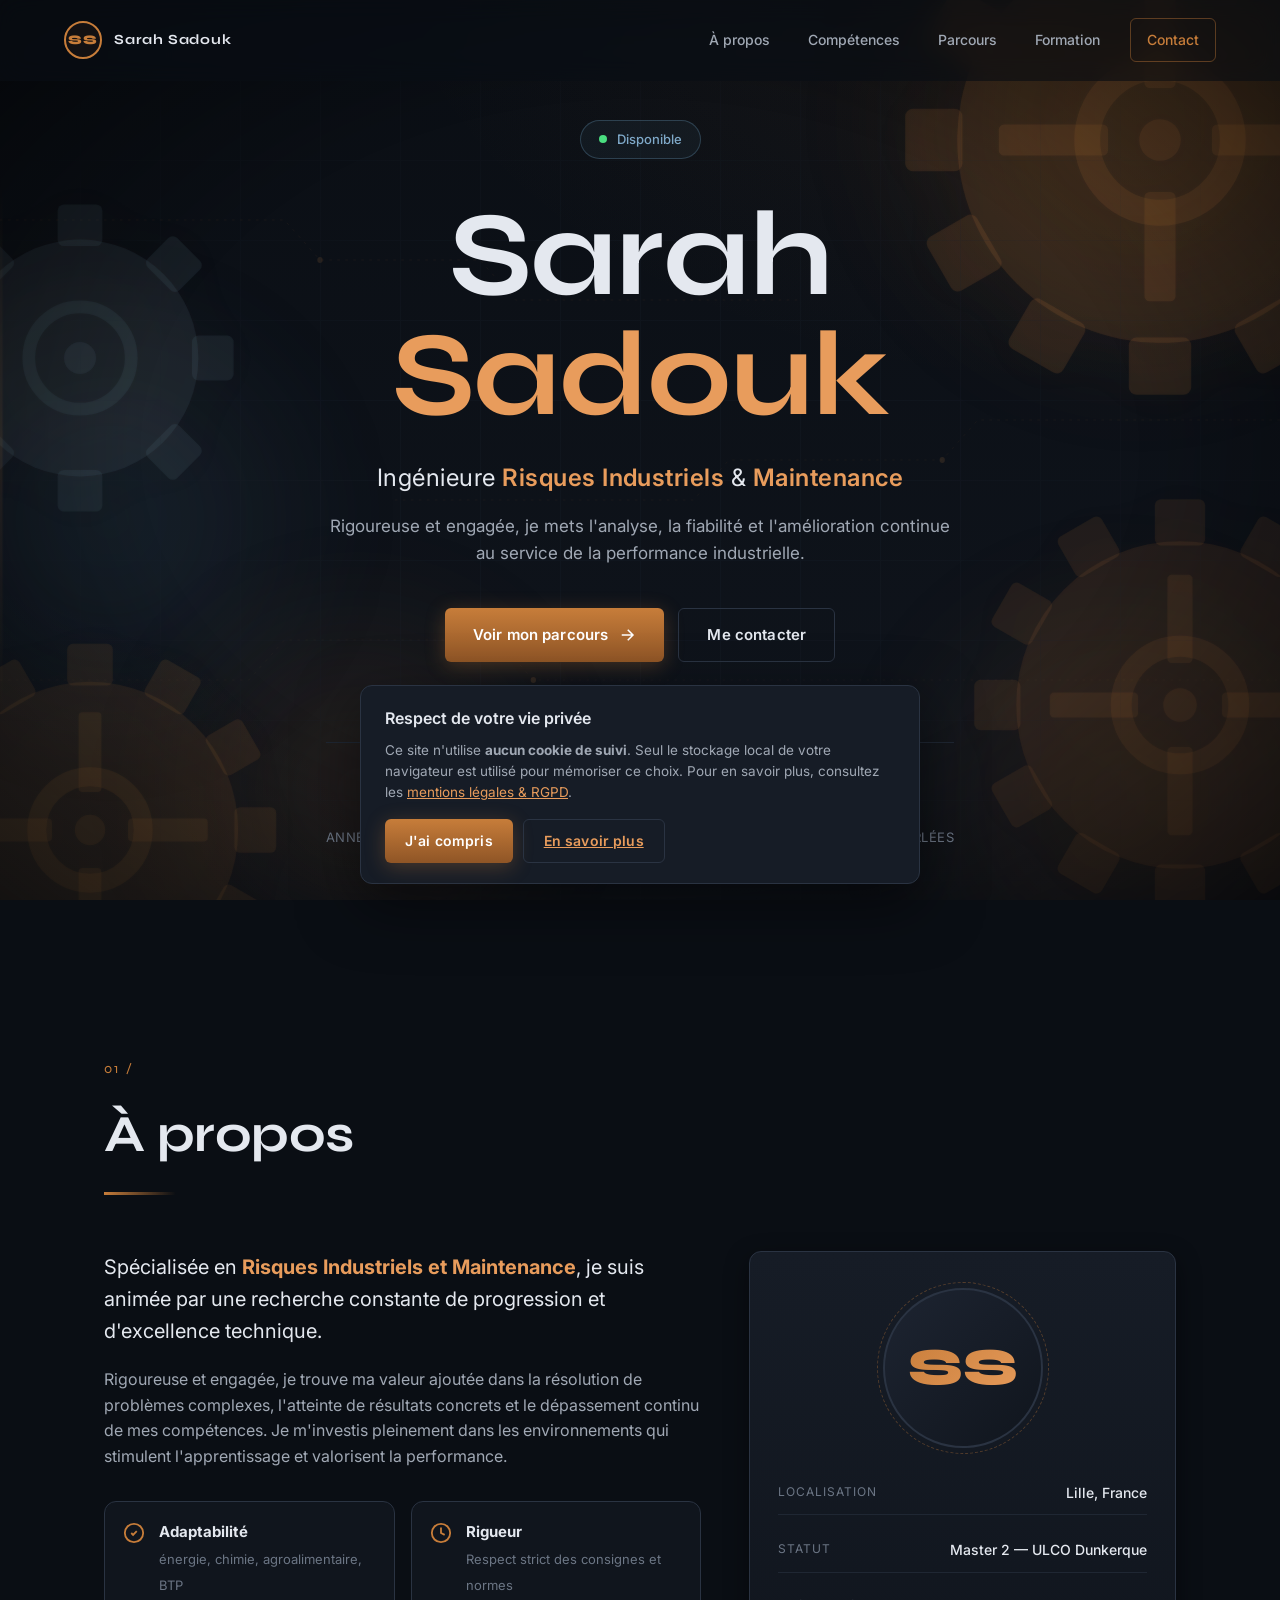
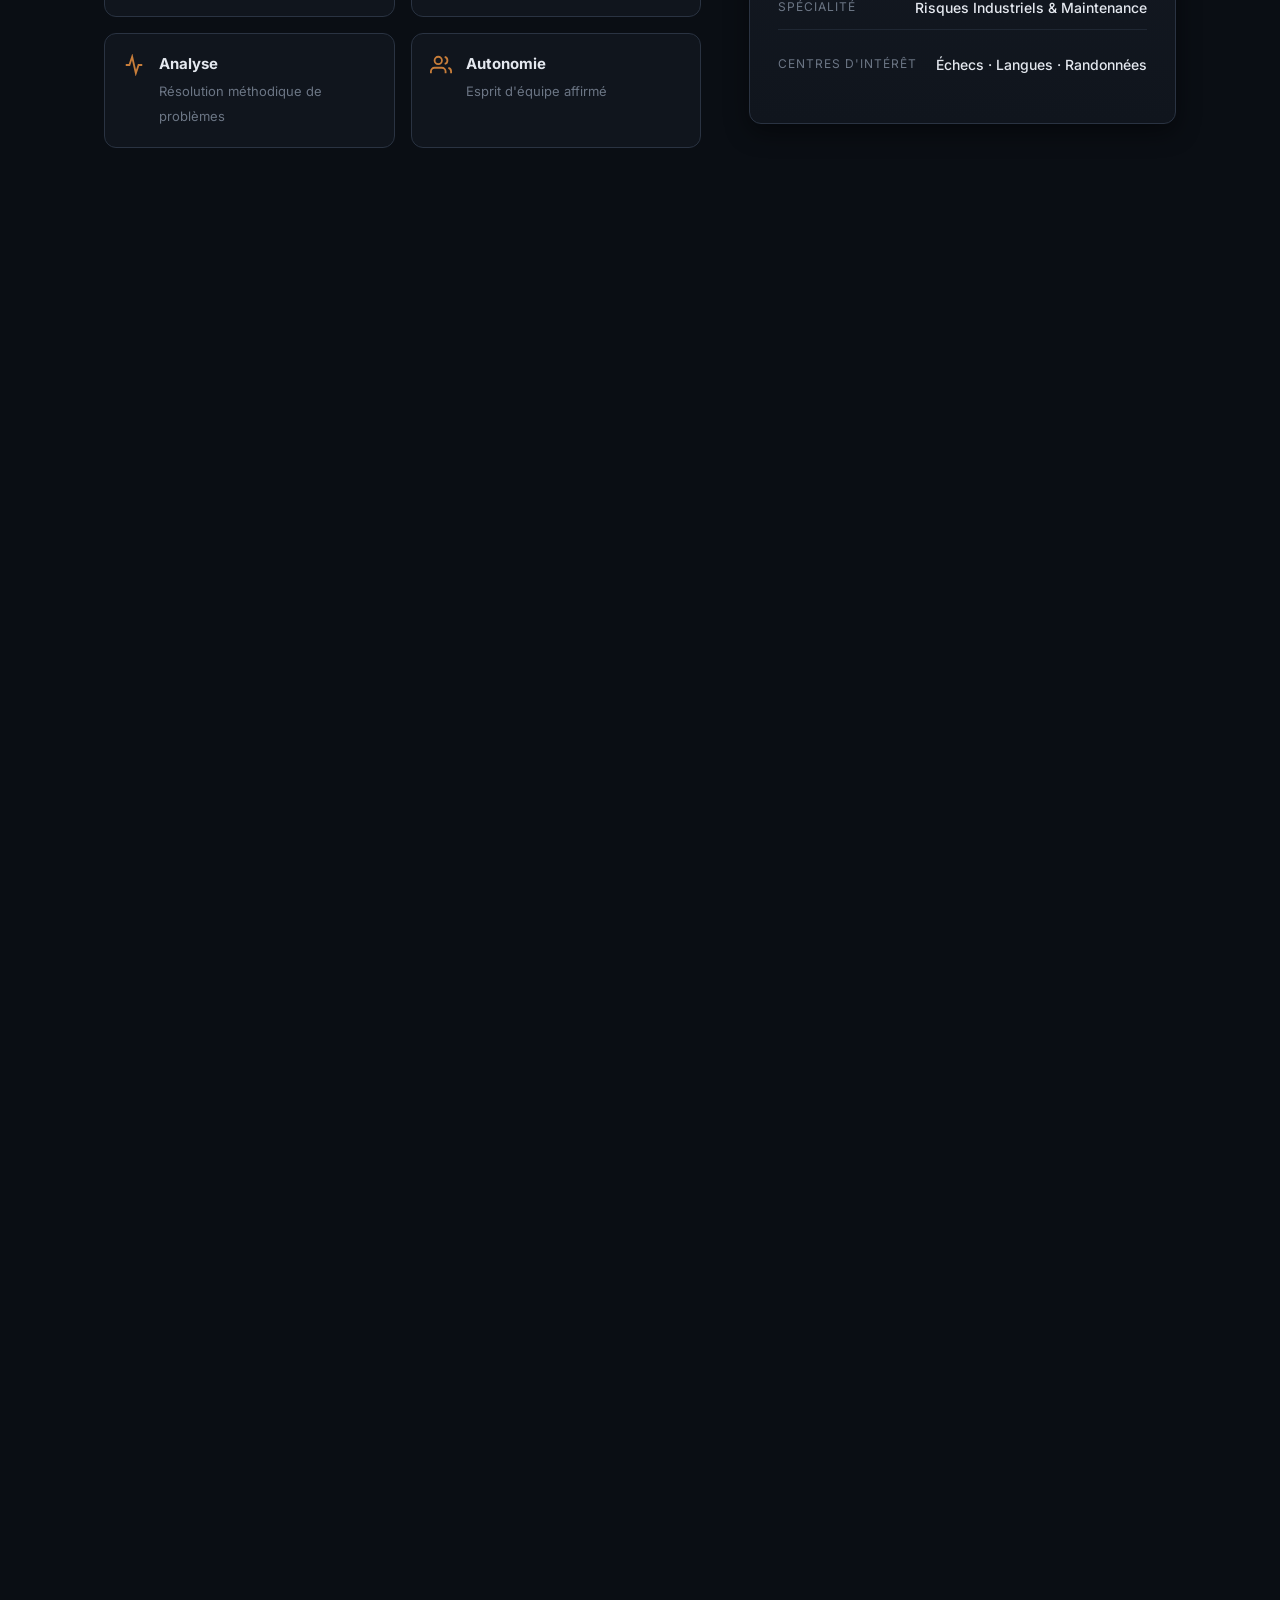
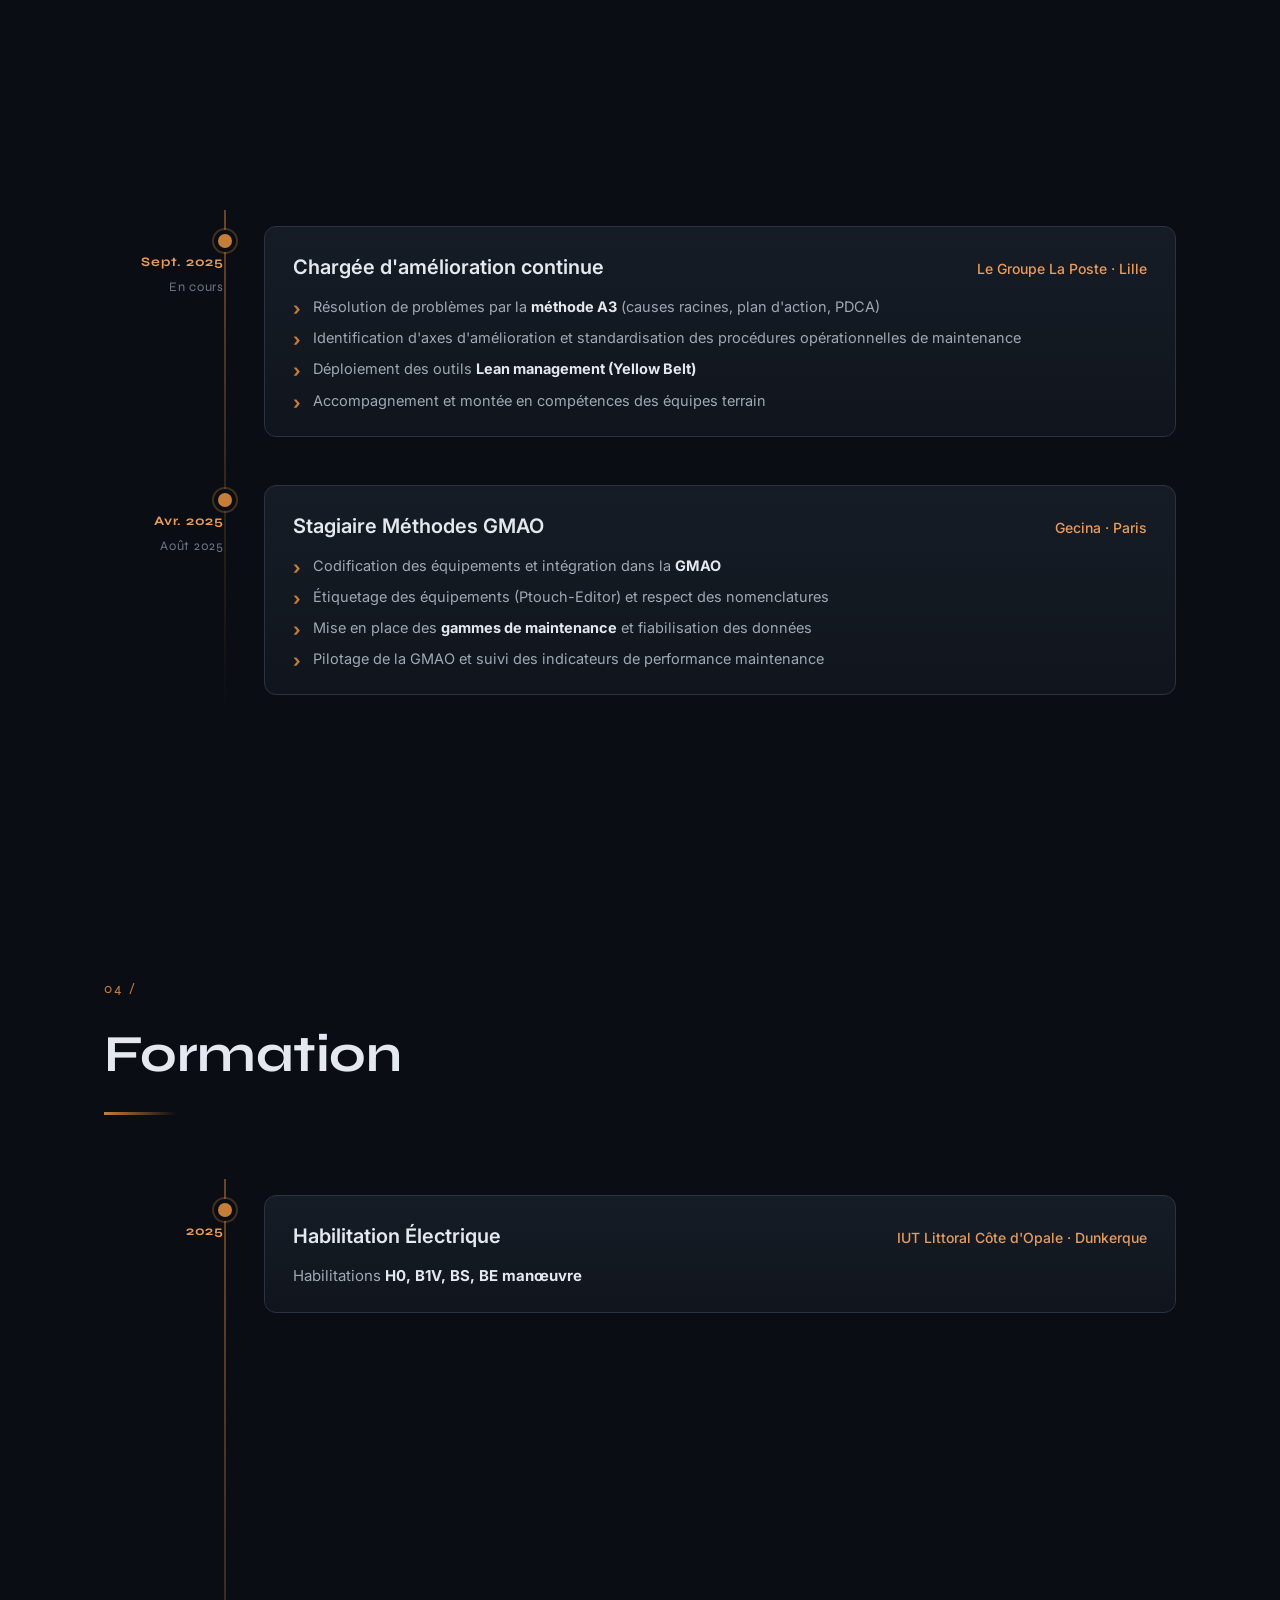
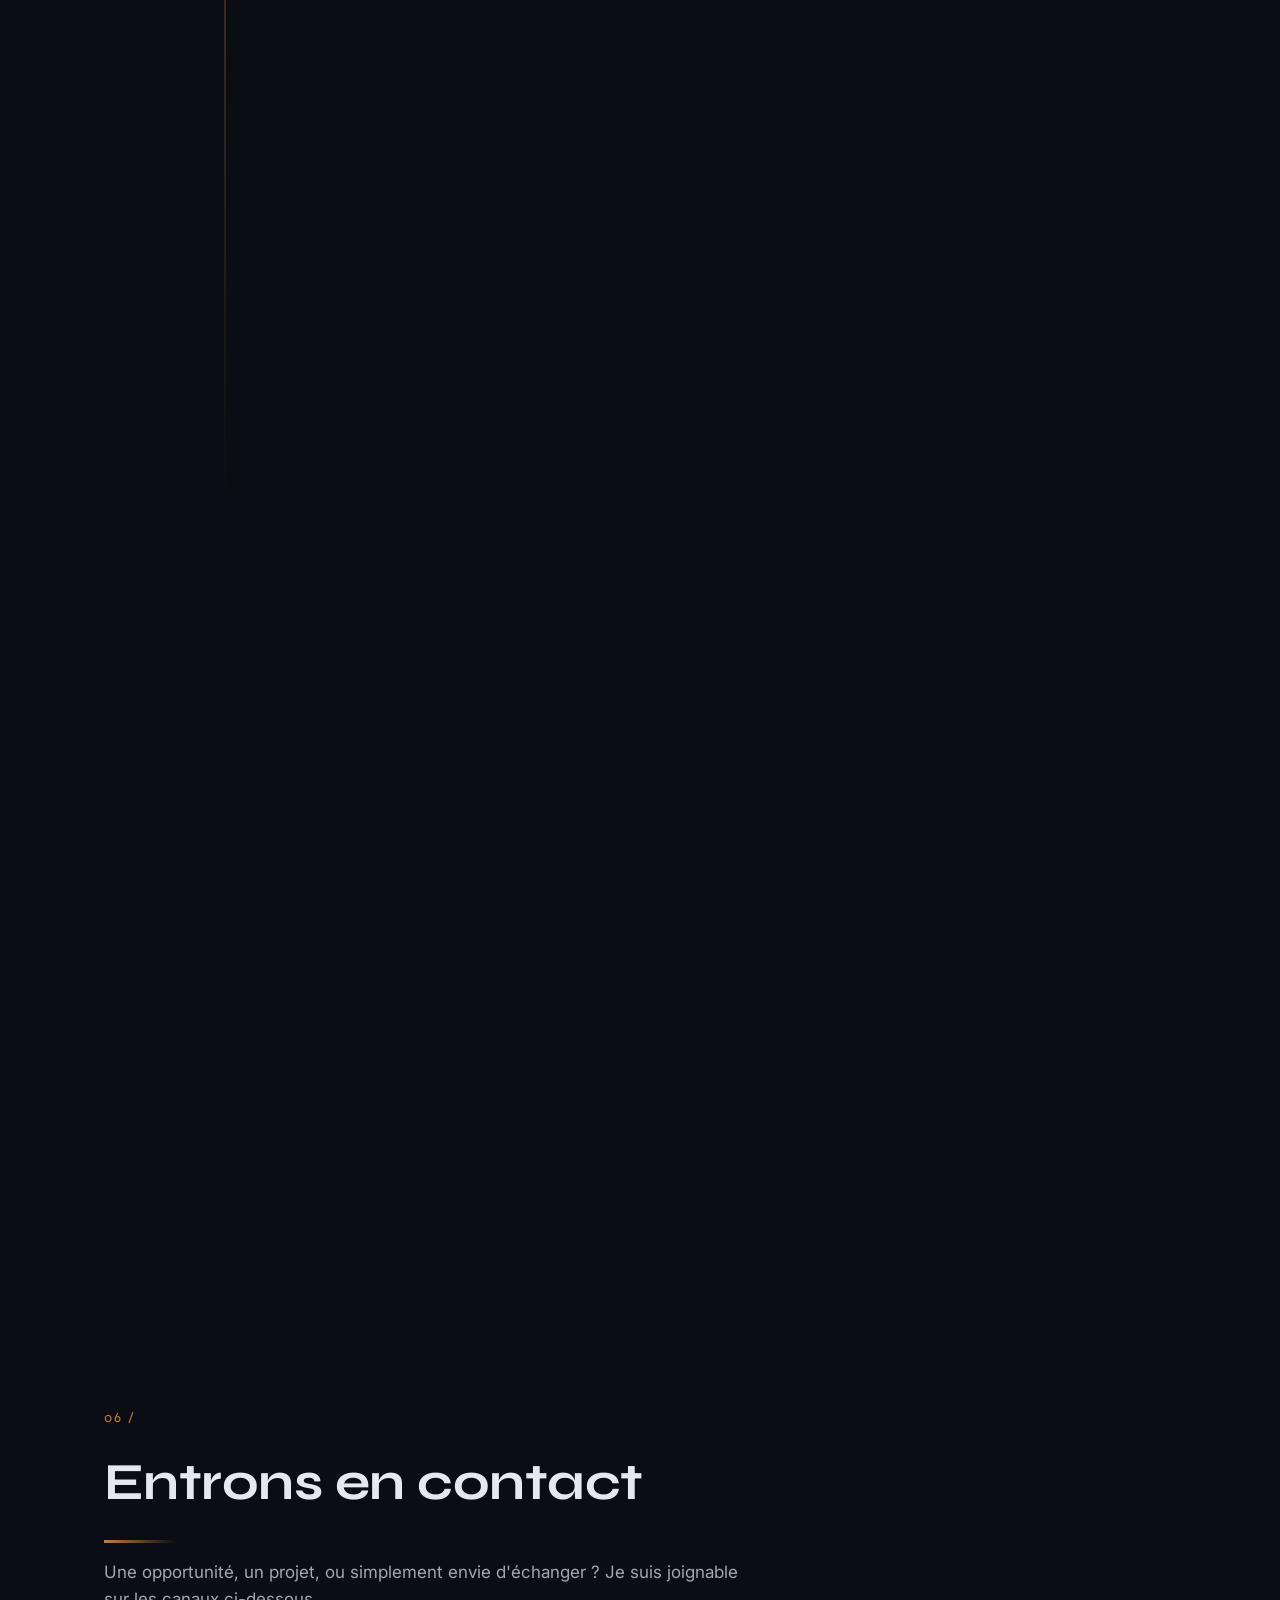
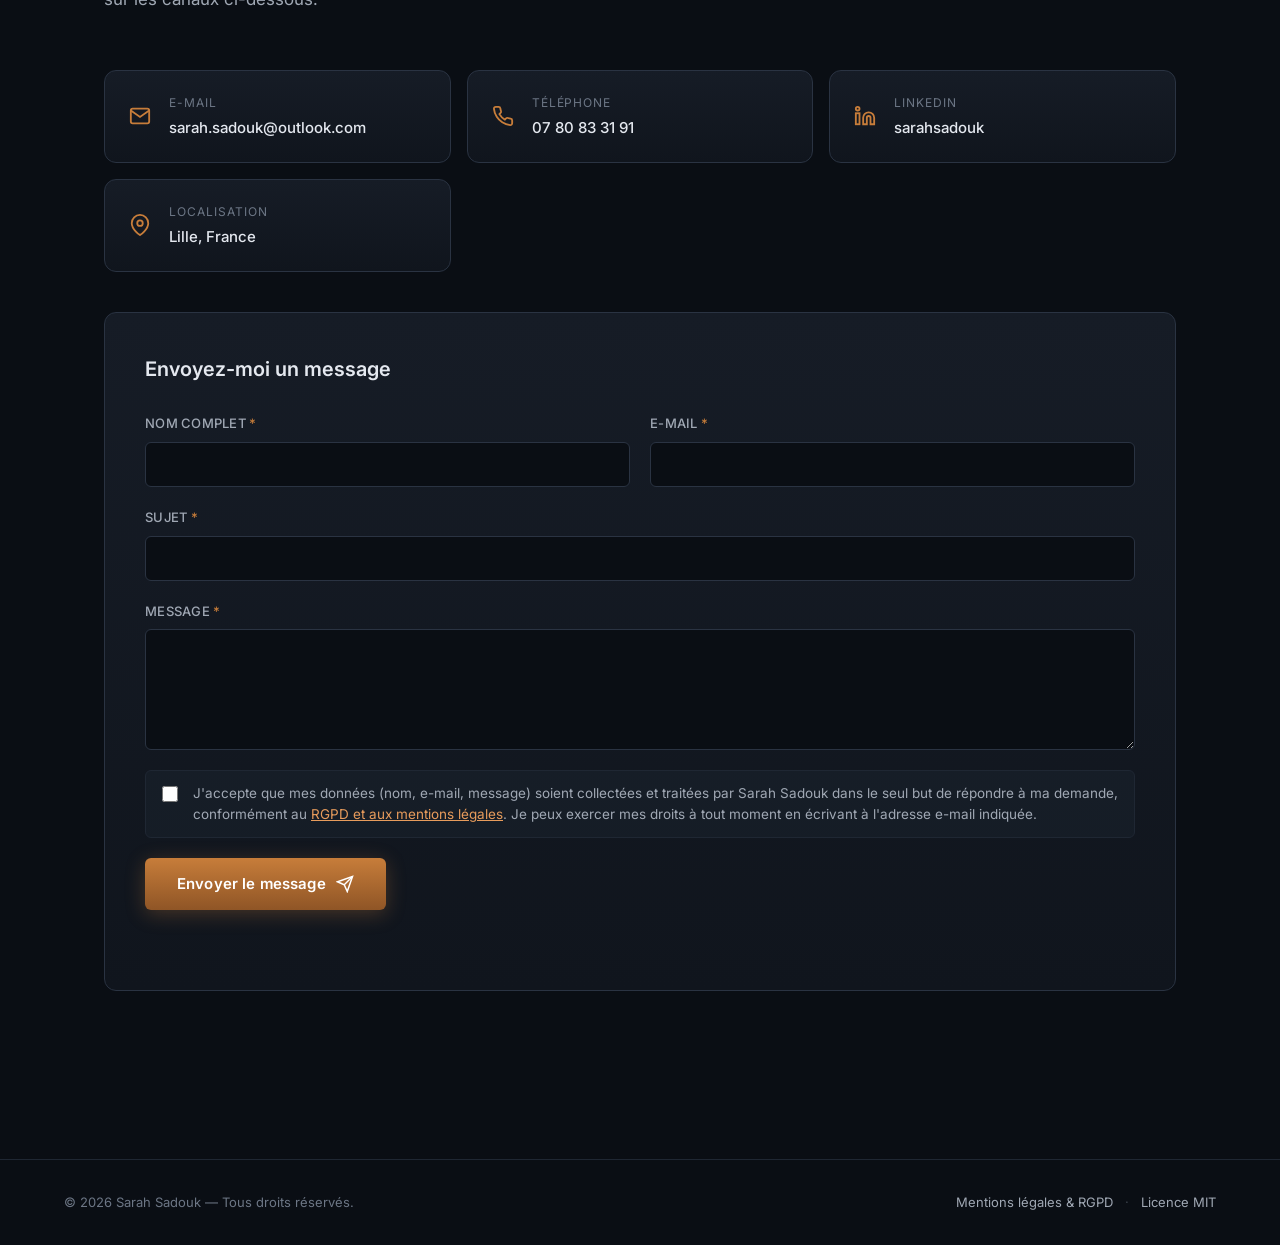
<file: index.html>
<!DOCTYPE html>
<html lang="fr">
<head>
  <meta charset="UTF-8" />
  <meta name="viewport" content="width=device-width, initial-scale=1.0" />
  <meta name="description" content="Portfolio de Sarah Sadouk, ingénieure spécialisée en Risques Industriels et Maintenance, basée à Lille." />
  <meta name="author" content="Sarah Sadouk" />
  <title>Sarah Sadouk — Ingénieure Risques Industriels & Maintenance</title>
  <link rel="preconnect" href="https://fonts.googleapis.com" />
  <link rel="preconnect" href="https://fonts.gstatic.com" crossorigin />
  <link href="https://fonts.googleapis.com/css2?family=Syne:wght@500;600;700;800&family=Inter:wght@300;400;500;600;700&display=swap" rel="stylesheet" />
  <link rel="stylesheet" href="style.css" />
</head>
<body>

  <!-- Engrenages d'arrière-plan -->
  <div class="gears-bg" aria-hidden="true">
    <!-- Lueurs radiales positionnées sous chaque engrenage -->
    <div class="glow glow-a"></div>
    <div class="glow glow-b"></div>
    <div class="glow glow-c"></div>
    <div class="glow glow-d"></div>

    <svg class="gear gear-1" viewBox="-100 -100 200 200"><use href="#gear-shape-12" /></svg>
    <svg class="gear gear-2" viewBox="-100 -100 200 200"><use href="#gear-shape-8" /></svg>
    <svg class="gear gear-3" viewBox="-100 -100 200 200"><use href="#gear-shape-12" /></svg>
    <svg class="gear gear-6" viewBox="-100 -100 200 200"><use href="#gear-shape-12" /></svg>

    <!-- Tracés de circuit décoratifs (blueprint) -->
    <svg class="circuit" viewBox="0 0 1440 900" preserveAspectRatio="none" aria-hidden="true">
      <defs>
        <pattern id="dots" x="0" y="0" width="24" height="24" patternUnits="userSpaceOnUse">
          <circle cx="1" cy="1" r="0.8" fill="currentColor" opacity="0.4"/>
        </pattern>
      </defs>
      <path d="M 0,220 L 320,220 L 360,260 L 540,260 L 580,300 L 900,300" stroke="currentColor" stroke-width="1" fill="none" opacity="0.18" stroke-dasharray="3 6"/>
      <path d="M 1440,420 L 1100,420 L 1060,460 L 820,460 L 780,500 L 440,500" stroke="currentColor" stroke-width="1" fill="none" opacity="0.15" stroke-dasharray="3 6"/>
      <path d="M 0,680 L 280,680 L 320,640 L 560,640 L 600,680 L 1440,680" stroke="currentColor" stroke-width="1" fill="none" opacity="0.12" stroke-dasharray="3 6"/>
      <circle cx="360" cy="260" r="3" fill="currentColor" opacity="0.4"/>
      <circle cx="1060" cy="460" r="3" fill="currentColor" opacity="0.4"/>
      <circle cx="600" cy="680" r="3" fill="currentColor" opacity="0.4"/>
    </svg>

    <!-- Particules flottantes -->
    <div class="particles">
      <span class="particle p1"></span>
      <span class="particle p2"></span>
      <span class="particle p3"></span>
      <span class="particle p4"></span>
      <span class="particle p5"></span>
      <span class="particle p6"></span>
      <span class="particle p7"></span>
      <span class="particle p8"></span>
      <span class="particle p9"></span>
      <span class="particle p10"></span>
      <span class="particle p11"></span>
      <span class="particle p12"></span>
    </div>

    <div class="grid-overlay"></div>
    <div class="vignette"></div>

    <!-- Rayon de lumière qui balaie lentement -->
    <div class="scan-beam"></div>
  </div>

  <!-- Définitions SVG réutilisables -->
  <svg width="0" height="0" style="position:absolute" aria-hidden="true">
    <defs>
      <!-- Engrenage 12 dents -->
      <g id="gear-shape-12">
        <g>
          <rect x="-12" y="-98" width="24" height="22" rx="3" />
          <rect x="-12" y="-98" width="24" height="22" rx="3" transform="rotate(30)" />
          <rect x="-12" y="-98" width="24" height="22" rx="3" transform="rotate(60)" />
          <rect x="-12" y="-98" width="24" height="22" rx="3" transform="rotate(90)" />
          <rect x="-12" y="-98" width="24" height="22" rx="3" transform="rotate(120)" />
          <rect x="-12" y="-98" width="24" height="22" rx="3" transform="rotate(150)" />
          <rect x="-12" y="-98" width="24" height="22" rx="3" transform="rotate(180)" />
          <rect x="-12" y="-98" width="24" height="22" rx="3" transform="rotate(210)" />
          <rect x="-12" y="-98" width="24" height="22" rx="3" transform="rotate(240)" />
          <rect x="-12" y="-98" width="24" height="22" rx="3" transform="rotate(270)" />
          <rect x="-12" y="-98" width="24" height="22" rx="3" transform="rotate(300)" />
          <rect x="-12" y="-98" width="24" height="22" rx="3" transform="rotate(330)" />
          <circle r="78" />
          <circle r="28" fill="transparent" stroke="currentColor" stroke-width="10" />
          <circle r="8" />
          <!-- Branches -->
          <rect x="-6" y="-62" width="12" height="42" rx="2" />
          <rect x="-6" y="-62" width="12" height="42" rx="2" transform="rotate(90)" />
          <rect x="-6" y="-62" width="12" height="42" rx="2" transform="rotate(180)" />
          <rect x="-6" y="-62" width="12" height="42" rx="2" transform="rotate(270)" />
        </g>
      </g>
      <!-- Engrenage 8 dents -->
      <g id="gear-shape-8">
        <g>
          <rect x="-14" y="-96" width="28" height="26" rx="4" />
          <rect x="-14" y="-96" width="28" height="26" rx="4" transform="rotate(45)" />
          <rect x="-14" y="-96" width="28" height="26" rx="4" transform="rotate(90)" />
          <rect x="-14" y="-96" width="28" height="26" rx="4" transform="rotate(135)" />
          <rect x="-14" y="-96" width="28" height="26" rx="4" transform="rotate(180)" />
          <rect x="-14" y="-96" width="28" height="26" rx="4" transform="rotate(225)" />
          <rect x="-14" y="-96" width="28" height="26" rx="4" transform="rotate(270)" />
          <rect x="-14" y="-96" width="28" height="26" rx="4" transform="rotate(315)" />
          <circle r="74" />
          <circle r="32" fill="transparent" stroke="currentColor" stroke-width="8" />
          <circle r="10" />
        </g>
      </g>
      <!-- Engrenage 16 dents -->
      <g id="gear-shape-16">
        <g>
          <rect x="-8" y="-99" width="16" height="18" rx="2" />
          <rect x="-8" y="-99" width="16" height="18" rx="2" transform="rotate(22.5)" />
          <rect x="-8" y="-99" width="16" height="18" rx="2" transform="rotate(45)" />
          <rect x="-8" y="-99" width="16" height="18" rx="2" transform="rotate(67.5)" />
          <rect x="-8" y="-99" width="16" height="18" rx="2" transform="rotate(90)" />
          <rect x="-8" y="-99" width="16" height="18" rx="2" transform="rotate(112.5)" />
          <rect x="-8" y="-99" width="16" height="18" rx="2" transform="rotate(135)" />
          <rect x="-8" y="-99" width="16" height="18" rx="2" transform="rotate(157.5)" />
          <rect x="-8" y="-99" width="16" height="18" rx="2" transform="rotate(180)" />
          <rect x="-8" y="-99" width="16" height="18" rx="2" transform="rotate(202.5)" />
          <rect x="-8" y="-99" width="16" height="18" rx="2" transform="rotate(225)" />
          <rect x="-8" y="-99" width="16" height="18" rx="2" transform="rotate(247.5)" />
          <rect x="-8" y="-99" width="16" height="18" rx="2" transform="rotate(270)" />
          <rect x="-8" y="-99" width="16" height="18" rx="2" transform="rotate(292.5)" />
          <rect x="-8" y="-99" width="16" height="18" rx="2" transform="rotate(315)" />
          <rect x="-8" y="-99" width="16" height="18" rx="2" transform="rotate(337.5)" />
          <circle r="82" />
          <circle r="30" fill="transparent" stroke="currentColor" stroke-width="6" />
          <circle r="6" />
        </g>
      </g>
    </defs>
  </svg>

  <!-- Barre de navigation -->
  <nav class="nav">
    <a href="#hero" class="nav-logo">
      <span class="logo-mark">SS</span>
      <span class="logo-text">Sarah Sadouk</span>
    </a>
    <button class="nav-toggle" aria-label="Ouvrir le menu" aria-expanded="false">
      <span></span><span></span><span></span>
    </button>
    <ul class="nav-links">
      <li><a href="#about">À propos</a></li>
      <li><a href="#competences">Compétences</a></li>
      <li><a href="#experiences">Parcours</a></li>
      <li><a href="#formations">Formation</a></li>
      <li><a href="#contact" class="cta">Contact</a></li>
    </ul>
  </nav>

  <main>

    <!-- HERO -->
    <section id="hero" class="hero">
      <div class="hero-content">
        <div class="hero-tag">
          <span class="pulse"></span>
          Disponible
        </div>
        <h1 class="hero-title">
          <span class="title-line">Sarah</span>
          <span class="title-line accent">Sadouk</span>
        </h1>
        <p class="hero-subtitle">
          Ingénieure <strong>Risques Industriels</strong> &amp; <strong>Maintenance</strong>
        </p>
        <p class="hero-desc">
          Rigoureuse et engagée, je mets l'analyse, la fiabilité et l'amélioration continue au service de la performance industrielle.
        </p>
        <div class="hero-actions">
          <a href="#experiences" class="btn btn-primary">
            Voir mon parcours
            <svg width="18" height="18" viewBox="0 0 24 24" fill="none" stroke="currentColor" stroke-width="2"><path d="M5 12h14M13 5l7 7-7 7"/></svg>
          </a>
          <a href="#contact" class="btn btn-ghost">Me contacter</a>
        </div>
        <div class="hero-stats">
          <div class="stat"><span class="stat-num">10+</span><span class="stat-label">Années de formation technique</span></div>
          <div class="stat"><span class="stat-num">5</span><span class="stat-label">GMAO maîtrisées</span></div>
          <div class="stat"><span class="stat-num">4</span><span class="stat-label">Langues parlées</span></div>
        </div>
      </div>

    </section>

    <!-- À PROPOS -->
    <section id="about" class="section">
      <div class="section-head">
        <span class="section-num">01 /</span>
        <h2 class="section-title">À propos</h2>
      </div>
      <div class="about-grid">
        <div class="about-text">
          <p class="lead">
            Spécialisée en <strong>Risques Industriels et Maintenance</strong>, je suis animée par une recherche constante de progression et d'excellence technique.
          </p>
          <p>
            Rigoureuse et engagée, je trouve ma valeur ajoutée dans la résolution de problèmes complexes, l'atteinte de résultats concrets et le dépassement continu de mes compétences. Je m'investis pleinement dans les environnements qui stimulent l'apprentissage et valorisent la performance.
          </p>
          <div class="traits">
            <div class="trait">
              <svg viewBox="0 0 24 24" fill="none" stroke="currentColor" stroke-width="2"><path d="M9 12l2 2 4-4"/><circle cx="12" cy="12" r="10"/></svg>
              <div><strong>Adaptabilité</strong><span>énergie, chimie, agroalimentaire, BTP</span></div>
            </div>
            <div class="trait">
              <svg viewBox="0 0 24 24" fill="none" stroke="currentColor" stroke-width="2"><circle cx="12" cy="12" r="10"/><path d="M12 6v6l4 2"/></svg>
              <div><strong>Rigueur</strong><span>Respect strict des consignes et normes</span></div>
            </div>
            <div class="trait">
              <svg viewBox="0 0 24 24" fill="none" stroke="currentColor" stroke-width="2"><path d="M3 12h4l3-9 4 18 3-9h4"/></svg>
              <div><strong>Analyse</strong><span>Résolution méthodique de problèmes</span></div>
            </div>
            <div class="trait">
              <svg viewBox="0 0 24 24" fill="none" stroke="currentColor" stroke-width="2"><path d="M17 21v-2a4 4 0 0 0-4-4H5a4 4 0 0 0-4 4v2"/><circle cx="9" cy="7" r="4"/><path d="M23 21v-2a4 4 0 0 0-3-3.87M16 3.13a4 4 0 0 1 0 7.75"/></svg>
              <div><strong>Autonomie</strong><span>Esprit d'équipe affirmé</span></div>
            </div>
          </div>
        </div>

        <div class="about-card">
          <div class="about-photo">
            <div class="photo-frame">
              <div class="photo-initials">SS</div>
              <div class="photo-ring"></div>
            </div>
          </div>
          <dl class="info-list">
            <div><dt>Localisation</dt><dd>Lille, France</dd></div>
            <div><dt>Statut</dt><dd>Master 2 — ULCO Dunkerque</dd></div>
            <div><dt>Spécialité</dt><dd>Risques Industriels &amp; Maintenance</dd></div>
            <div><dt>Centres d'intérêt</dt><dd>Échecs · Langues · Randonnées</dd></div>
          </dl>
        </div>
      </div>
    </section>

    <!-- COMPÉTENCES -->
    <section id="competences" class="section">
      <div class="section-head">
        <span class="section-num">02 /</span>
        <h2 class="section-title">Compétences techniques</h2>
        <p class="section-intro">De la GMAO à la programmation bas niveau, un socle technique polyvalent au service de l'industrie.</p>
      </div>

      <div class="comp-grid">
        <article class="comp-card">
          <header>
            <svg viewBox="0 0 24 24" fill="none" stroke="currentColor" stroke-width="2"><rect x="3" y="3" width="18" height="18" rx="2"/><path d="M3 9h18M9 3v18"/></svg>
            <h3>GMAO &amp; Maintenance</h3>
          </header>
          <ul class="tag-list">
            <li>SAP</li><li>Maximo</li><li>Optimaint</li><li>Beeldi</li><li>SamFm</li>
            <li>AMDEC</li><li>Analyse de fiabilité</li><li>KPI maintenance</li>
            <li>Gammes de maintenance</li><li>Codification</li>
          </ul>
        </article>

        <article class="comp-card">
          <header>
            <svg viewBox="0 0 24 24" fill="none" stroke="currentColor" stroke-width="2"><path d="M12 2v20M2 12h20"/><circle cx="12" cy="12" r="9"/></svg>
            <h3>Qualité &amp; Sécurité</h3>
          </header>
          <ul class="tag-list">
            <li>ISO 9001</li><li>ISO 14001</li><li>ISO 45001</li><li>Référentiel MASE</li>
            <li>ICPE</li><li>ATEX</li><li>DUERP</li><li>Plans de prévention</li>
            <li>Audits chantier</li>
          </ul>
        </article>

        <article class="comp-card">
          <header>
            <svg viewBox="0 0 24 24" fill="none" stroke="currentColor" stroke-width="2"><path d="M22 12h-4l-3 9L9 3l-3 9H2"/></svg>
            <h3>Amélioration continue</h3>
          </header>
          <ul class="tag-list">
            <li>Lean Yellow Belt</li><li>PDCA</li><li>Méthode A3</li><li>5 Pourquoi</li>
            <li>MRP2</li><li>Johnson</li><li>PERT</li><li>Gantt</li>
            <li>Standardisation</li>
          </ul>
        </article>

        <article class="comp-card">
          <header>
            <svg viewBox="0 0 24 24" fill="none" stroke="currentColor" stroke-width="2"><path d="M14 2H6a2 2 0 0 0-2 2v16a2 2 0 0 0 2 2h12a2 2 0 0 0 2-2V8z"/><path d="M14 2v6h6M16 13H8M16 17H8M10 9H8"/></svg>
            <h3>CAO &amp; Simulation</h3>
          </header>
          <ul class="tag-list">
            <li>AutoCAD</li><li>Matlab</li><li>Maxwell</li><li>FEMM</li>
            <li>Proteus</li><li>Step7</li><li>Labview</li><li>Blender 3D</li>
          </ul>
        </article>

        <article class="comp-card">
          <header>
            <svg viewBox="0 0 24 24" fill="none" stroke="currentColor" stroke-width="2"><polyline points="16 18 22 12 16 6"/><polyline points="8 6 2 12 8 18"/></svg>
            <h3>Programmation</h3>
          </header>
          <ul class="tag-list">
            <li>Python</li><li>C / C++</li><li>JavaScript</li><li>VBA</li>
            <li>HTML / CSS</li><li>PHP</li><li>MySQL</li><li>Assembleur</li>
          </ul>
        </article>

        <article class="comp-card">
          <header>
            <svg viewBox="0 0 24 24" fill="none" stroke="currentColor" stroke-width="2"><path d="M3 3h18v18H3z"/><path d="M3 9h18M9 21V9"/></svg>
            <h3>Pack Office &amp; Data</h3>
          </header>
          <ul class="tag-list">
            <li>Excel avancé</li><li>Power BI</li><li>Power Apps</li>
            <li>Word</li><li>PowerPoint</li>
          </ul>
        </article>

        <article class="comp-card">
          <header>
            <svg viewBox="0 0 24 24" fill="none" stroke="currentColor" stroke-width="2"><path d="M12 19l7-7 3 3-7 7-3-3z"/><path d="M18 13l-1.5-7.5L2 2l3.5 14.5L13 18l5-5z"/></svg>
            <h3>Création &amp; Design</h3>
          </header>
          <ul class="tag-list">
            <li>Adobe Photoshop</li><li>Adobe Illustrator</li><li>Blender 3D</li>
          </ul>
        </article>

        <article class="comp-card">
          <header>
            <svg viewBox="0 0 24 24" fill="none" stroke="currentColor" stroke-width="2"><path d="M13 2L3 14h9l-1 8 10-12h-9l1-8z"/></svg>
            <h3>Habilitations</h3>
          </header>
          <ul class="tag-list">
            <li>H0</li><li>B1V</li><li>BS</li><li>BE manœuvre</li>
          </ul>
        </article>
      </div>
    </section>

    <!-- EXPÉRIENCES -->
    <section id="experiences" class="section">
      <div class="section-head">
        <span class="section-num">03 /</span>
        <h2 class="section-title">Parcours professionnel</h2>
      </div>

      <ol class="timeline">
        <li class="timeline-item">
          <div class="timeline-date">
            <span class="date-start">Sept. 2025</span>
            <span class="date-end">En cours</span>
          </div>
          <div class="timeline-body">
            <div class="timeline-head">
              <h3>Chargée d'amélioration continue</h3>
              <span class="timeline-company">Le Groupe La Poste · Lille</span>
            </div>
            <ul class="timeline-points">
              <li>Résolution de problèmes par la <strong>méthode A3</strong> (causes racines, plan d'action, PDCA)</li>
              <li>Identification d'axes d'amélioration et standardisation des procédures opérationnelles de maintenance</li>
              <li>Déploiement des outils <strong>Lean management (Yellow Belt)</strong></li>
              <li>Accompagnement et montée en compétences des équipes terrain</li>
            </ul>
          </div>
        </li>

        <li class="timeline-item">
          <div class="timeline-date">
            <span class="date-start">Avr. 2025</span>
            <span class="date-end">Août 2025</span>
          </div>
          <div class="timeline-body">
            <div class="timeline-head">
              <h3>Stagiaire Méthodes GMAO</h3>
              <span class="timeline-company">Gecina · Paris</span>
            </div>
            <ul class="timeline-points">
              <li>Codification des équipements et intégration dans la <strong>GMAO</strong></li>
              <li>Étiquetage des équipements (Ptouch-Editor) et respect des nomenclatures</li>
              <li>Mise en place des <strong>gammes de maintenance</strong> et fiabilisation des données</li>
              <li>Pilotage de la GMAO et suivi des indicateurs de performance maintenance</li>
            </ul>
          </div>
        </li>

      </ol>
    </section>

    <!-- FORMATIONS -->
    <section id="formations" class="section">
      <div class="section-head">
        <span class="section-num">04 /</span>
        <h2 class="section-title">Formation</h2>
      </div>

      <ol class="timeline timeline-alt">
        <li class="timeline-item">
          <div class="timeline-date">
            <span class="date-start">2025</span>
          </div>
          <div class="timeline-body">
            <div class="timeline-head">
              <h3>Habilitation Électrique</h3>
              <span class="timeline-company">IUT Littoral Côte d'Opale · Dunkerque</span>
            </div>
            <p class="timeline-lead">Habilitations <strong>H0, B1V, BS, BE manœuvre</strong></p>
          </div>
        </li>

        <li class="timeline-item">
          <div class="timeline-date">
            <span class="date-start">Sept. 2025</span>
            <span class="date-end">En cours</span>
          </div>
          <div class="timeline-body">
            <div class="timeline-head">
              <h3>Master 2 — Risques Industriels &amp; Maintenance</h3>
              <span class="timeline-company">Université du Littoral Côte d'Opale · Dunkerque</span>
            </div>
            <ul class="timeline-points">
              <li>Maintenance industrielle — AMDEC, analyse de fiabilité, GMAO</li>
              <li>Analyse et suivi des KPI, gestion des stocks, optimisation des flux (MRP2, Johnson, PERT, Gantt)</li>
              <li>Méthodologie DUERP, normes ISO 9001 / 14001 / 45001, référentiel MASE</li>
              <li>Réglementation ICPE, ATEX, plans de prévention &amp; protocoles de sécurité</li>
            </ul>
          </div>
        </li>

        <li class="timeline-item">
          <div class="timeline-date">
            <span class="date-start">2018</span>
            <span class="date-end">2020</span>
          </div>
          <div class="timeline-body">
            <div class="timeline-head">
              <h3>Master 2 — Machines Électriques</h3>
              <span class="timeline-company">Université Mouloud Mammeri · Algérie</span>
            </div>
            <ul class="timeline-points">
              <li>Maintenance préventive des machines électriques</li>
              <li>Automatisation, variateurs de fréquence, contrôles à distance</li>
              <li>CAO des machines électriques</li>
              <li><strong>PFE</strong> — Transmission d'énergie électrique sans fil : dimensionnement et modélisation pour la recharge</li>
            </ul>
          </div>
        </li>

        <li class="timeline-item">
          <div class="timeline-date">
            <span class="date-start">2015</span>
            <span class="date-end">2018</span>
          </div>
          <div class="timeline-body">
            <div class="timeline-head">
              <h3>Licence — Électrotechnique</h3>
              <span class="timeline-company">Université Mouloud Mammeri · Algérie</span>
            </div>
            <ul class="timeline-points">
              <li>Lecture et interprétation des schémas électriques</li>
              <li>Analyse de pannes (moteurs, câblage, alimentation)</li>
              <li>Fiabilité des systèmes électriques &amp; électronique de puissance</li>
              <li><strong>Projet</strong> — Commande d'un moteur pas à pas avec Arduino</li>
            </ul>
          </div>
        </li>
      </ol>
    </section>

    <!-- LANGUES -->
    <section id="langues" class="section">
      <div class="section-head">
        <span class="section-num">05 /</span>
        <h2 class="section-title">Langues</h2>
      </div>
      <div class="lang-grid">
        <div class="lang-card">
          <span class="lang-flag">FR</span>
          <h3>Français</h3>
          <div class="lang-bar"><span style="width:95%"></span></div>
          <span class="lang-level">Avancé</span>
        </div>
        <div class="lang-card">
          <span class="lang-flag">EN</span>
          <h3>Anglais</h3>
          <div class="lang-bar"><span style="width:85%"></span></div>
          <span class="lang-level">Avancé</span>
        </div>
        <div class="lang-card">
          <span class="lang-flag">KAB</span>
          <h3>Kabyle</h3>
          <div class="lang-bar"><span style="width:100%"></span></div>
          <span class="lang-level">Maternelle</span>
        </div>
      </div>
    </section>

    <!-- CONTACT -->
    <section id="contact" class="section contact">
      <div class="section-head">
        <span class="section-num">06 /</span>
        <h2 class="section-title">Entrons en contact</h2>
        <p class="section-intro">Une opportunité, un projet, ou simplement envie d'échanger ? Je suis joignable sur les canaux ci-dessous.</p>
      </div>

      <div class="contact-grid">
        <a class="contact-card" href="mailto:sarah.sadouk@outlook.com">
          <svg viewBox="0 0 24 24" fill="none" stroke="currentColor" stroke-width="2"><path d="M4 4h16c1.1 0 2 .9 2 2v12c0 1.1-.9 2-2 2H4c-1.1 0-2-.9-2-2V6c0-1.1.9-2 2-2z"/><polyline points="22,6 12,13 2,6"/></svg>
          <div>
            <span class="contact-label">E-mail</span>
            <span class="contact-value">sarah.sadouk@outlook.com</span>
          </div>
        </a>

        <a class="contact-card" href="tel:+33780833191">
          <svg viewBox="0 0 24 24" fill="none" stroke="currentColor" stroke-width="2"><path d="M22 16.92v3a2 2 0 0 1-2.18 2 19.79 19.79 0 0 1-8.63-3.07 19.5 19.5 0 0 1-6-6 19.79 19.79 0 0 1-3.07-8.67A2 2 0 0 1 4.11 2h3a2 2 0 0 1 2 1.72 12.84 12.84 0 0 0 .7 2.81 2 2 0 0 1-.45 2.11L8.09 9.91a16 16 0 0 0 6 6l1.27-1.27a2 2 0 0 1 2.11-.45 12.84 12.84 0 0 0 2.81.7A2 2 0 0 1 22 16.92z"/></svg>
          <div>
            <span class="contact-label">Téléphone</span>
            <span class="contact-value">07 80 83 31 91</span>
          </div>
        </a>

        <a class="contact-card" href="https://www.linkedin.com/in/sarahsadouk-0279a5334" target="_blank" rel="noopener">
          <svg viewBox="0 0 24 24" fill="none" stroke="currentColor" stroke-width="2"><path d="M16 8a6 6 0 0 1 6 6v7h-4v-7a2 2 0 0 0-4 0v7h-4v-7a6 6 0 0 1 6-6z"/><rect x="2" y="9" width="4" height="12"/><circle cx="4" cy="4" r="2"/></svg>
          <div>
            <span class="contact-label">LinkedIn</span>
            <span class="contact-value">sarahsadouk</span>
          </div>
        </a>

        <div class="contact-card static">
          <svg viewBox="0 0 24 24" fill="none" stroke="currentColor" stroke-width="2"><path d="M21 10c0 7-9 13-9 13s-9-6-9-13a9 9 0 0 1 18 0z"/><circle cx="12" cy="10" r="3"/></svg>
          <div>
            <span class="contact-label">Localisation</span>
            <span class="contact-value">Lille, France</span>
          </div>
        </div>
      </div>

      <!-- Formulaire de contact (Formspree) -->
      <form id="contact-form" class="contact-form" action="https://formspree.io/f/mlgagjao" method="POST" novalidate>
        <h3 class="form-title">Envoyez-moi un message</h3>

        <div class="form-row">
          <label class="field">
            <span class="field-label">Nom complet <em>*</em></span>
            <input type="text" name="name" required autocomplete="name" />
          </label>
          <label class="field">
            <span class="field-label">E-mail <em>*</em></span>
            <input type="email" name="email" required autocomplete="email" />
          </label>
        </div>

        <label class="field">
          <span class="field-label">Sujet <em>*</em></span>
          <input type="text" name="subject" required />
        </label>

        <label class="field">
          <span class="field-label">Message <em>*</em></span>
          <textarea name="message" rows="5" required></textarea>
        </label>

        <!-- Honeypot anti-spam -->
        <input type="text" name="_gotcha" style="display:none" tabindex="-1" autocomplete="off" aria-hidden="true" />

        <label class="field-check">
          <input type="checkbox" name="rgpd-consent" required />
          <span>
            J'accepte que mes données (nom, e-mail, message) soient collectées et traitées par Sarah Sadouk dans le seul but de répondre à ma demande, conformément au <a href="mentions-legales.html" target="_blank" rel="noopener">RGPD et aux mentions légales</a>. Je peux exercer mes droits à tout moment en écrivant à l'adresse e-mail indiquée.
          </span>
        </label>

        <button type="submit" class="btn btn-primary form-submit">
          <span class="btn-label">Envoyer le message</span>
          <svg width="18" height="18" viewBox="0 0 24 24" fill="none" stroke="currentColor" stroke-width="2"><line x1="22" y1="2" x2="11" y2="13"/><polygon points="22 2 15 22 11 13 2 9 22 2"/></svg>
        </button>

        <p class="form-feedback" role="status" aria-live="polite"></p>
      </form>
    </section>

  </main>

  <!-- Bannière d'information RGPD -->
  <div class="cookie-banner" id="cookie-banner" role="dialog" aria-labelledby="cookie-title" aria-describedby="cookie-desc" hidden>
    <div class="cookie-inner">
      <h3 id="cookie-title">Respect de votre vie privée</h3>
      <p id="cookie-desc">
        Ce site n'utilise <strong>aucun cookie de suivi</strong>. Seul le stockage local de votre navigateur est utilisé pour mémoriser ce choix. Pour en savoir plus, consultez les <a href="mentions-legales.html">mentions légales &amp; RGPD</a>.
      </p>
      <div class="cookie-actions">
        <button type="button" class="btn btn-primary" id="cookie-accept">J'ai compris</button>
        <a href="mentions-legales.html" class="btn btn-ghost">En savoir plus</a>
      </div>
    </div>
  </div>

  <footer class="footer">
    <div class="footer-inner">
      <span>© <span id="year"></span> Sarah Sadouk — Tous droits réservés.</span>
      <span class="footer-meta">
        <a href="mentions-legales.html">Mentions légales &amp; RGPD</a>
        <span class="sep">·</span>
        <a href="https://github.com/sarah-sadouk/Portfolio/blob/main/LICENSE" target="_blank" rel="noopener">Licence MIT</a>
      </span>
    </div>
  </footer>

  <script src="script.js"></script>
</body>
</html>
</file>
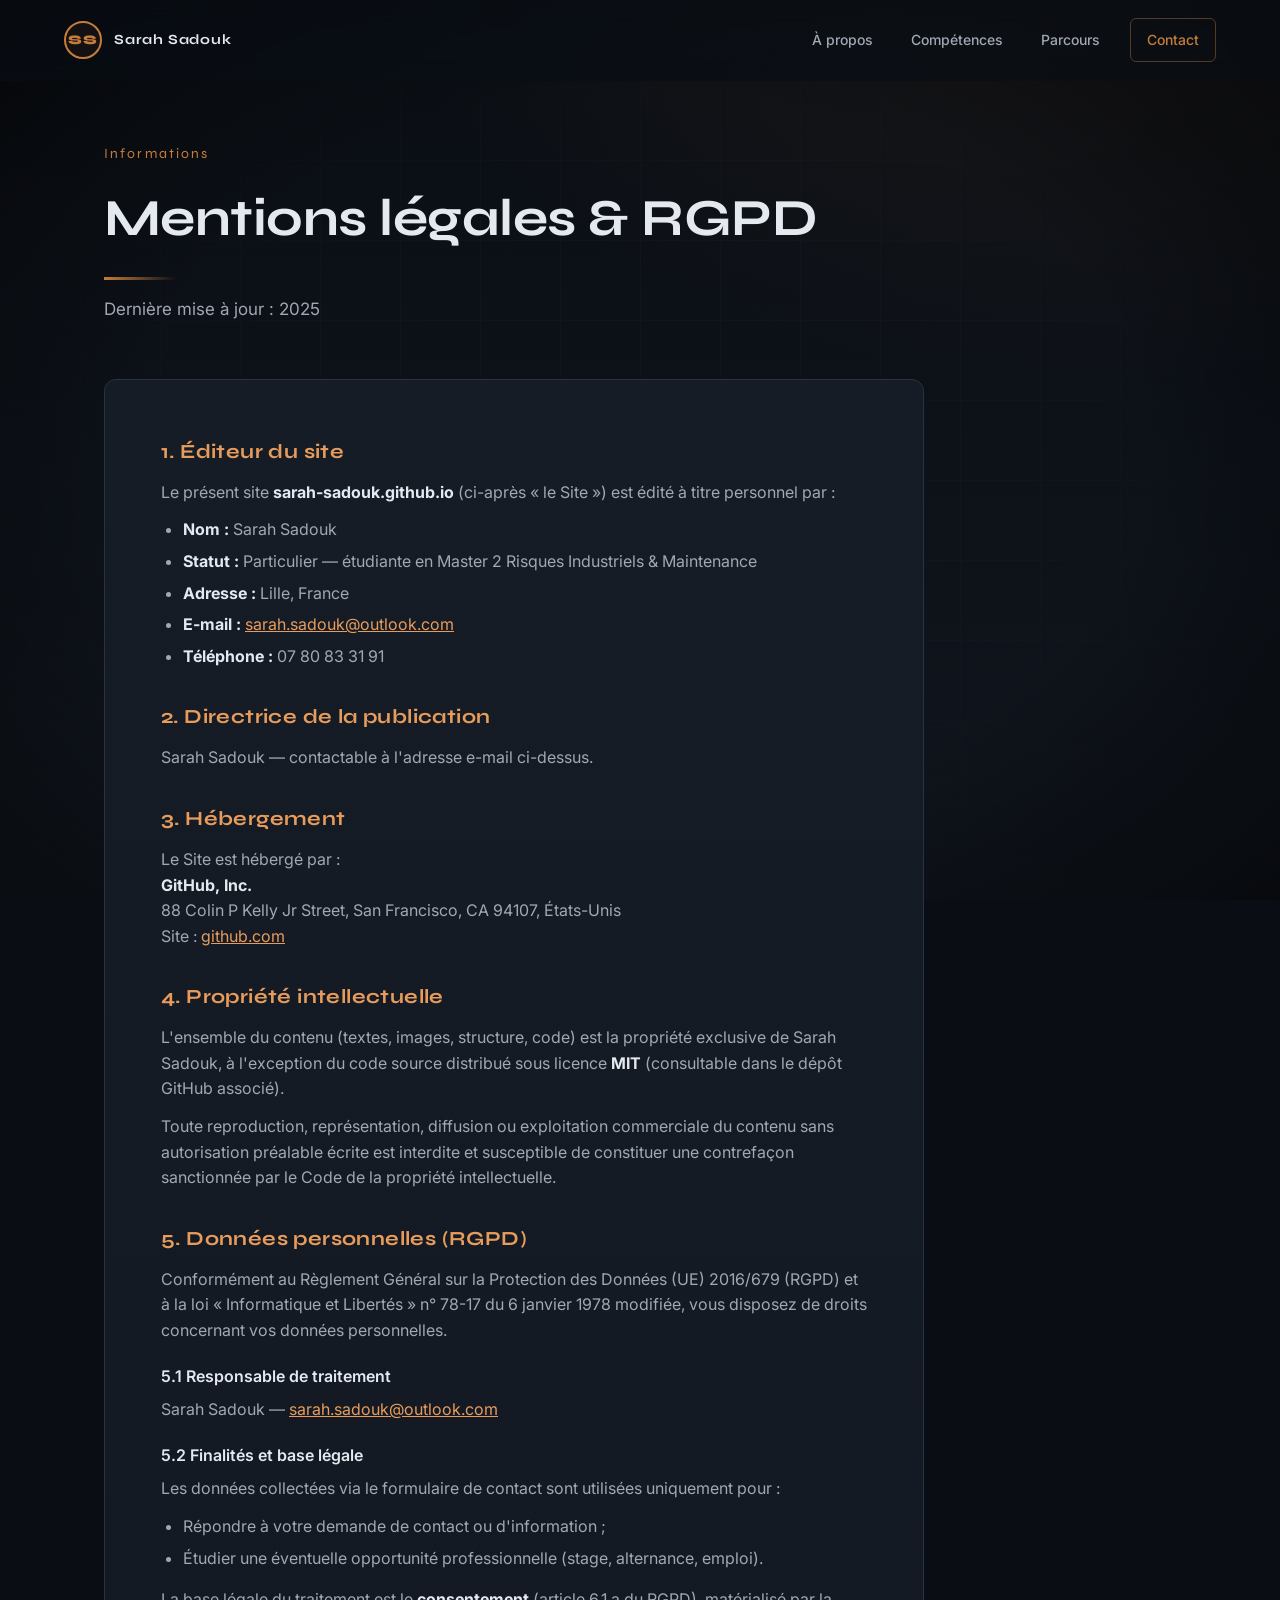
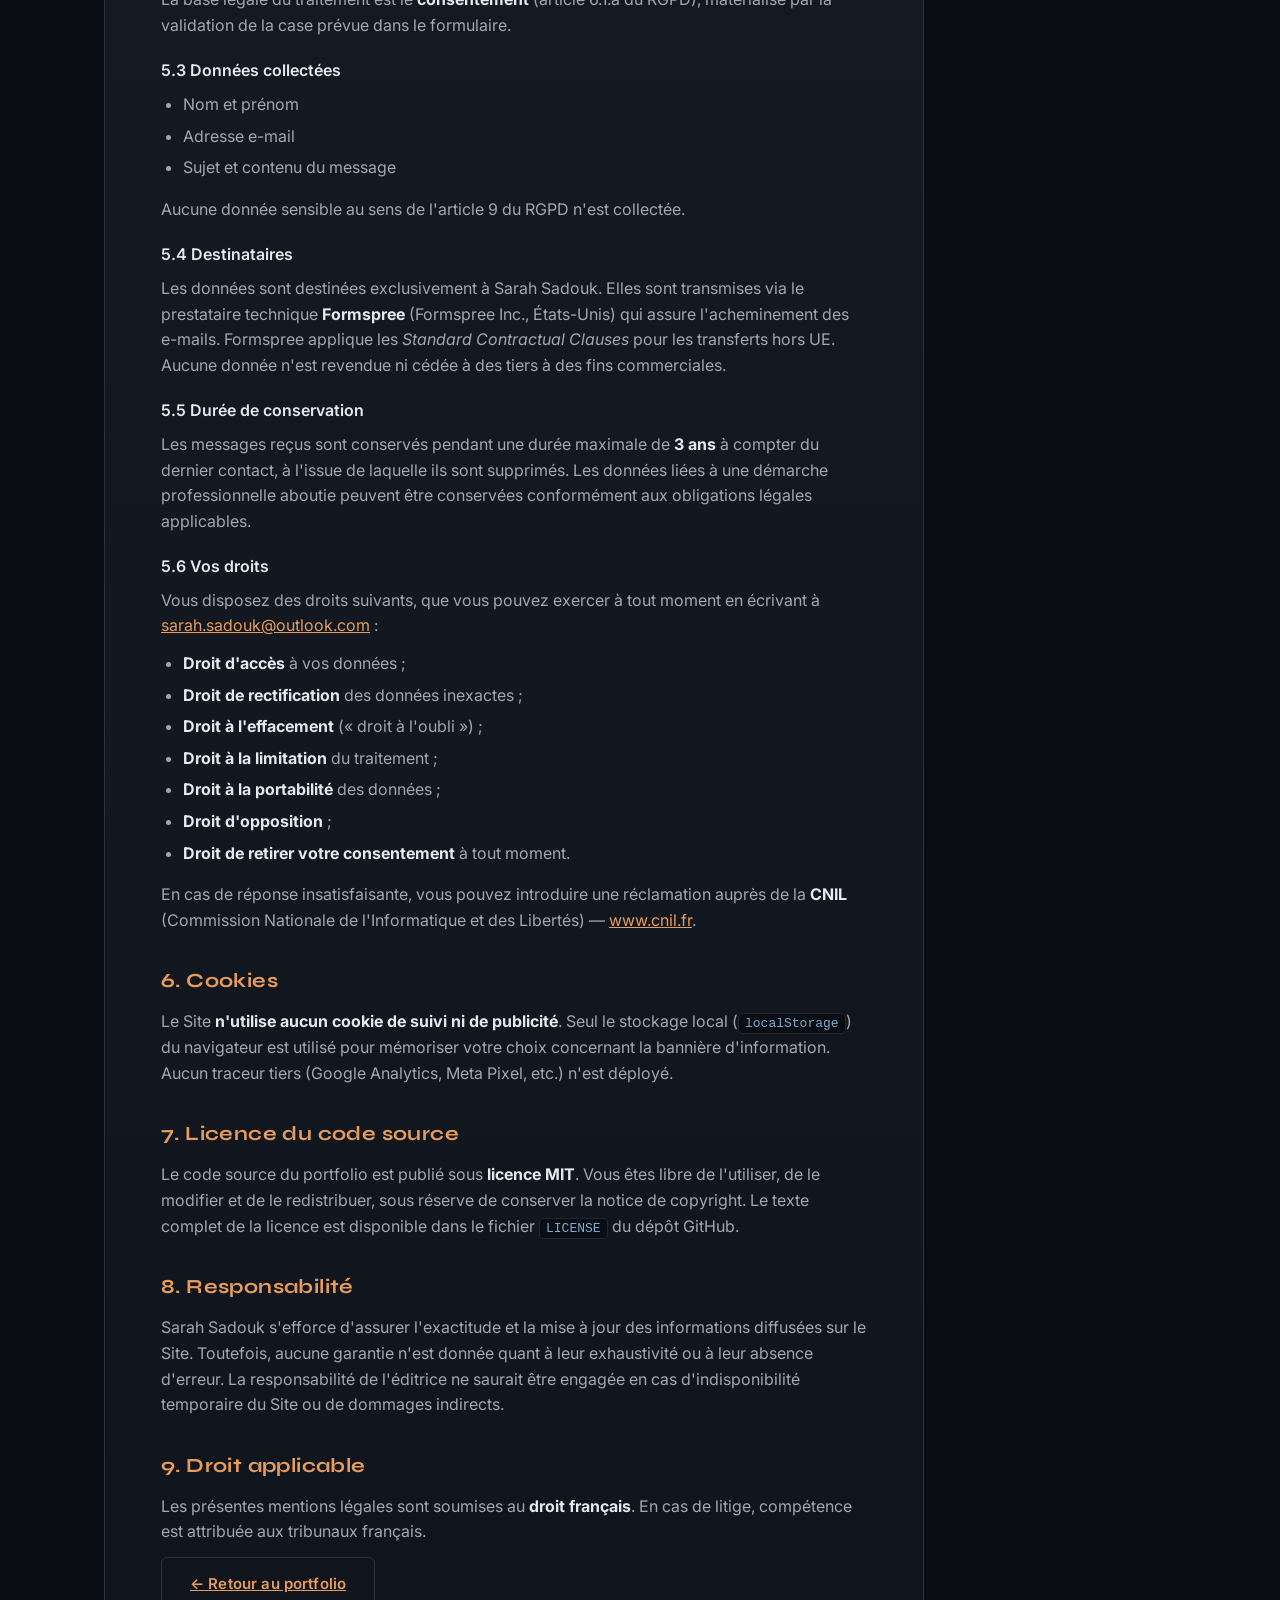
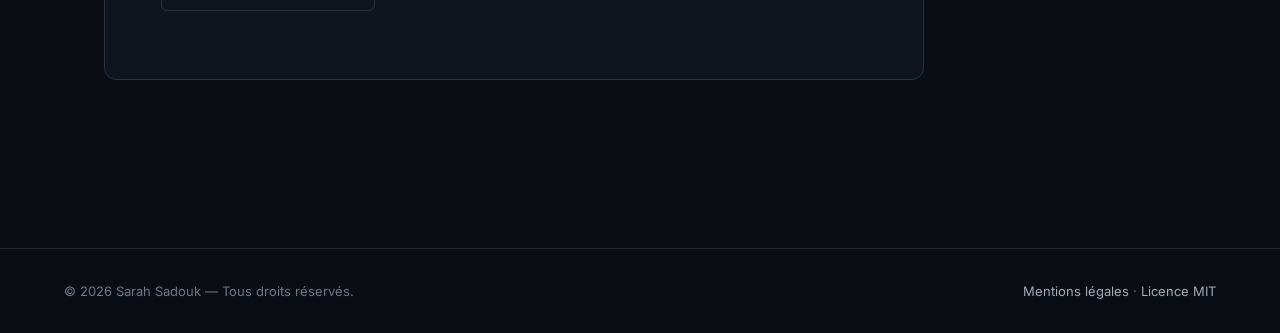
<file: mentions-legales.html>
<!DOCTYPE html>
<html lang="fr">
<head>
  <meta charset="UTF-8" />
  <meta name="viewport" content="width=device-width, initial-scale=1.0" />
  <meta name="description" content="Mentions légales et politique de confidentialité du portfolio de Sarah Sadouk." />
  <title>Mentions légales &amp; RGPD — Sarah Sadouk</title>
  <link rel="preconnect" href="https://fonts.googleapis.com" />
  <link rel="preconnect" href="https://fonts.gstatic.com" crossorigin />
  <link href="https://fonts.googleapis.com/css2?family=Syne:wght@500;600;700;800&family=Inter:wght@300;400;500;600;700&display=swap" rel="stylesheet" />
  <link rel="stylesheet" href="style.css" />
</head>
<body>

  <div class="gears-bg" aria-hidden="true">
    <div class="grid-overlay"></div>
    <div class="vignette"></div>
  </div>

  <nav class="nav">
    <a href="index.html" class="nav-logo">
      <span class="logo-mark">SS</span>
      <span class="logo-text">Sarah Sadouk</span>
    </a>
    <ul class="nav-links">
      <li><a href="index.html#about">À propos</a></li>
      <li><a href="index.html#competences">Compétences</a></li>
      <li><a href="index.html#experiences">Parcours</a></li>
      <li><a href="index.html#contact" class="cta">Contact</a></li>
    </ul>
  </nav>

  <main>
    <section class="section legal">
      <div class="section-head">
        <span class="section-num">Informations</span>
        <h2 class="section-title">Mentions légales &amp; RGPD</h2>
        <p class="section-intro">Dernière mise à jour : <span id="legal-date">2025</span></p>
      </div>

      <article class="legal-content">

        <h3>1. Éditeur du site</h3>
        <p>
          Le présent site <strong>sarah-sadouk.github.io</strong> (ci-après « le Site ») est édité à titre personnel par&nbsp;:
        </p>
        <ul>
          <li><strong>Nom&nbsp;:</strong> Sarah Sadouk</li>
          <li><strong>Statut&nbsp;:</strong> Particulier — étudiante en Master 2 Risques Industriels &amp; Maintenance</li>
          <li><strong>Adresse&nbsp;:</strong> Lille, France</li>
          <li><strong>E-mail&nbsp;:</strong> <a href="mailto:sarah.sadouk@outlook.com">sarah.sadouk@outlook.com</a></li>
          <li><strong>Téléphone&nbsp;:</strong> 07 80 83 31 91</li>
        </ul>

        <h3>2. Directrice de la publication</h3>
        <p>Sarah Sadouk — contactable à l'adresse e-mail ci-dessus.</p>

        <h3>3. Hébergement</h3>
        <p>
          Le Site est hébergé par&nbsp;:<br />
          <strong>GitHub, Inc.</strong><br />
          88 Colin P Kelly Jr Street, San Francisco, CA 94107, États-Unis<br />
          Site&nbsp;: <a href="https://github.com" target="_blank" rel="noopener">github.com</a>
        </p>

        <h3>4. Propriété intellectuelle</h3>
        <p>
          L'ensemble du contenu (textes, images, structure, code) est la propriété exclusive de Sarah Sadouk, à l'exception du code source distribué sous licence <strong>MIT</strong> (consultable dans le dépôt GitHub associé).
        </p>
        <p>
          Toute reproduction, représentation, diffusion ou exploitation commerciale du contenu sans autorisation préalable écrite est interdite et susceptible de constituer une contrefaçon sanctionnée par le Code de la propriété intellectuelle.
        </p>

        <h3>5. Données personnelles (RGPD)</h3>
        <p>
          Conformément au Règlement Général sur la Protection des Données (UE) 2016/679 (RGPD) et à la loi « Informatique et Libertés » n° 78-17 du 6 janvier 1978 modifiée, vous disposez de droits concernant vos données personnelles.
        </p>

        <h4>5.1 Responsable de traitement</h4>
        <p>Sarah Sadouk — <a href="mailto:sarah.sadouk@outlook.com">sarah.sadouk@outlook.com</a></p>

        <h4>5.2 Finalités et base légale</h4>
        <p>Les données collectées via le formulaire de contact sont utilisées uniquement pour&nbsp;:</p>
        <ul>
          <li>Répondre à votre demande de contact ou d'information&nbsp;;</li>
          <li>Étudier une éventuelle opportunité professionnelle (stage, alternance, emploi).</li>
        </ul>
        <p>La base légale du traitement est le <strong>consentement</strong> (article 6.1.a du RGPD), matérialisé par la validation de la case prévue dans le formulaire.</p>

        <h4>5.3 Données collectées</h4>
        <ul>
          <li>Nom et prénom</li>
          <li>Adresse e-mail</li>
          <li>Sujet et contenu du message</li>
        </ul>
        <p>Aucune donnée sensible au sens de l'article 9 du RGPD n'est collectée.</p>

        <h4>5.4 Destinataires</h4>
        <p>
          Les données sont destinées exclusivement à Sarah Sadouk. Elles sont transmises via le prestataire technique <strong>Formspree</strong> (Formspree Inc., États-Unis) qui assure l'acheminement des e-mails. Formspree applique les <em>Standard Contractual Clauses</em> pour les transferts hors UE. Aucune donnée n'est revendue ni cédée à des tiers à des fins commerciales.
        </p>

        <h4>5.5 Durée de conservation</h4>
        <p>
          Les messages reçus sont conservés pendant une durée maximale de <strong>3 ans</strong> à compter du dernier contact, à l'issue de laquelle ils sont supprimés. Les données liées à une démarche professionnelle aboutie peuvent être conservées conformément aux obligations légales applicables.
        </p>

        <h4>5.6 Vos droits</h4>
        <p>Vous disposez des droits suivants, que vous pouvez exercer à tout moment en écrivant à <a href="mailto:sarah.sadouk@outlook.com">sarah.sadouk@outlook.com</a>&nbsp;:</p>
        <ul>
          <li><strong>Droit d'accès</strong> à vos données&nbsp;;</li>
          <li><strong>Droit de rectification</strong> des données inexactes&nbsp;;</li>
          <li><strong>Droit à l'effacement</strong> (« droit à l'oubli »)&nbsp;;</li>
          <li><strong>Droit à la limitation</strong> du traitement&nbsp;;</li>
          <li><strong>Droit à la portabilité</strong> des données&nbsp;;</li>
          <li><strong>Droit d'opposition</strong>&nbsp;;</li>
          <li><strong>Droit de retirer votre consentement</strong> à tout moment.</li>
        </ul>
        <p>
          En cas de réponse insatisfaisante, vous pouvez introduire une réclamation auprès de la <strong>CNIL</strong> (Commission Nationale de l'Informatique et des Libertés) — <a href="https://www.cnil.fr" target="_blank" rel="noopener">www.cnil.fr</a>.
        </p>

        <h3>6. Cookies</h3>
        <p>
          Le Site <strong>n'utilise aucun cookie de suivi ni de publicité</strong>. Seul le stockage local (<code>localStorage</code>) du navigateur est utilisé pour mémoriser votre choix concernant la bannière d'information. Aucun traceur tiers (Google Analytics, Meta Pixel, etc.) n'est déployé.
        </p>

        <h3>7. Licence du code source</h3>
        <p>
          Le code source du portfolio est publié sous <strong>licence MIT</strong>. Vous êtes libre de l'utiliser, de le modifier et de le redistribuer, sous réserve de conserver la notice de copyright. Le texte complet de la licence est disponible dans le fichier <code>LICENSE</code> du dépôt GitHub.
        </p>

        <h3>8. Responsabilité</h3>
        <p>
          Sarah Sadouk s'efforce d'assurer l'exactitude et la mise à jour des informations diffusées sur le Site. Toutefois, aucune garantie n'est donnée quant à leur exhaustivité ou à leur absence d'erreur. La responsabilité de l'éditrice ne saurait être engagée en cas d'indisponibilité temporaire du Site ou de dommages indirects.
        </p>

        <h3>9. Droit applicable</h3>
        <p>Les présentes mentions légales sont soumises au <strong>droit français</strong>. En cas de litige, compétence est attribuée aux tribunaux français.</p>

        <p class="legal-back">
          <a href="index.html" class="btn btn-ghost">← Retour au portfolio</a>
        </p>
      </article>
    </section>
  </main>

  <footer class="footer">
    <div class="footer-inner">
      <span>© <span id="year"></span> Sarah Sadouk — Tous droits réservés.</span>
      <span class="footer-meta">
        <a href="mentions-legales.html">Mentions légales</a> ·
        <a href="https://github.com/sarah-sadouk/Portfolio/blob/main/LICENSE" target="_blank" rel="noopener">Licence MIT</a>
      </span>
    </div>
  </footer>

  <script src="script.js"></script>
</body>
</html>
</file>
<file: style.css>
/* =========================================================
   Portfolio Sarah Sadouk — Industrial Theme
   ========================================================= */

:root {
  /* Palette industrielle */
  --bg-0: #0a0e14;
  --bg-1: #10151d;
  --bg-2: #161c26;
  --bg-3: #1d2431;
  --line: #2a3342;
  --line-soft: #1f2733;

  --text: #e4e8ef;
  --text-dim: #a0a8b4;
  --text-mute: #6c7685;

  --copper: #c77d3a;
  --copper-bright: #e89c5c;
  --copper-dark: #8f5526;
  --steel: #5d8aa8;
  --steel-bright: #7fa9c9;

  --gear-tint: rgba(199, 125, 58, 0.08);

  --radius: 6px;
  --radius-lg: 12px;

  --shadow-sm: 0 1px 2px rgba(0,0,0,.4);
  --shadow-md: 0 8px 24px rgba(0,0,0,.45);
  --shadow-lg: 0 20px 60px rgba(0,0,0,.5);

  --t-fast: 180ms cubic-bezier(.2,.8,.2,1);
  --t-med: 360ms cubic-bezier(.2,.8,.2,1);

  --font-display: 'Syne', 'Inter', system-ui, sans-serif;
  --font-body: 'Inter', system-ui, -apple-system, Segoe UI, Roboto, sans-serif;

  --container: 1200px;
}

/* Reset */
*, *::before, *::after { box-sizing: border-box; }
html { scroll-behavior: smooth; scroll-padding-top: 80px; }
body {
  margin: 0;
  font-family: var(--font-body);
  font-size: 16px;
  line-height: 1.6;
  color: var(--text);
  background: var(--bg-0);
  -webkit-font-smoothing: antialiased;
  overflow-x: hidden;
}

img { max-width: 100%; display: block; }
button { font: inherit; cursor: pointer; border: none; background: none; color: inherit; }
a { color: inherit; text-decoration: none; }

/* =========================================================
   Arrière-plan industriel — Engrenages + Grille + Vignette
   ========================================================= */
.gears-bg {
  position: fixed;
  inset: 0;
  z-index: -1;
  pointer-events: none;
  background:
    radial-gradient(1200px 800px at 85% -10%, rgba(199,125,58,.08), transparent 60%),
    radial-gradient(900px 700px at -10% 110%, rgba(93,138,168,.08), transparent 60%),
    linear-gradient(180deg, var(--bg-0) 0%, var(--bg-1) 100%);
  overflow: hidden;
}

.grid-overlay {
  position: absolute;
  inset: 0;
  background-image:
    linear-gradient(var(--line-soft) 1px, transparent 1px),
    linear-gradient(90deg, var(--line-soft) 1px, transparent 1px);
  background-size: 80px 80px;
  opacity: .22;
  mask-image: radial-gradient(ellipse at center, #000 30%, transparent 85%);
  -webkit-mask-image: radial-gradient(ellipse at center, #000 30%, transparent 85%);
}

.vignette {
  position: absolute;
  inset: 0;
  background: radial-gradient(ellipse at center, transparent 55%, rgba(0,0,0,.55) 100%);
}

/* Engrenages */
.gear {
  position: absolute;
  color: var(--gear-tint);
  fill: currentColor;
  will-change: transform;
  filter: drop-shadow(0 0 30px rgba(199,125,58,.12)) drop-shadow(0 0 1px rgba(199,125,58,.3));
}

/* Position et taille des engrenages (rotation pilotée par JS au scroll) */
.gear-1 { width: 520px; height: 520px; top: -120px; right: -140px; color: rgba(199,125,58,.12); }
.gear-2 { width: 320px; height: 320px; top: 22%; left: -80px; color: rgba(93,138,168,.10); }
.gear-3 { width: 420px; height: 420px; top: 55%; right: -110px; color: rgba(199,125,58,.09); }
.gear-6 { width: 380px; height: 380px; bottom: -120px; left: -100px; color: rgba(199,125,58,.10); }

/* Lueurs radiales (halos derrière les engrenages pour adoucir le noir) */
.glow {
  position: absolute;
  border-radius: 50%;
  pointer-events: none;
  filter: blur(60px);
  opacity: 0.8;
  will-change: transform;
}
.glow-a { width: 600px; height: 600px; top: -180px; right: -160px; background: radial-gradient(circle, rgba(199,125,58,.22), transparent 70%); animation: pulseGlow 8s ease-in-out infinite; }
.glow-b { width: 500px; height: 500px; top: 30%; left: -140px; background: radial-gradient(circle, rgba(93,138,168,.18), transparent 70%); animation: pulseGlow 10s ease-in-out infinite reverse; }
.glow-c { width: 520px; height: 520px; top: 60%; right: -100px; background: radial-gradient(circle, rgba(199,125,58,.16), transparent 70%); animation: pulseGlow 12s ease-in-out infinite; }
.glow-d { width: 460px; height: 460px; bottom: -120px; left: 10%; background: radial-gradient(circle, rgba(199,125,58,.2), transparent 70%); animation: pulseGlow 9s ease-in-out infinite reverse; }

@keyframes pulseGlow {
  0%, 100% { opacity: 0.55; transform: scale(1); }
  50%      { opacity: 0.95; transform: scale(1.08); }
}

/* Tracés de circuit (blueprint) */
.circuit {
  position: absolute;
  inset: 0;
  width: 100%;
  height: 100%;
  color: rgba(199,125,58,.35);
  pointer-events: none;
  mix-blend-mode: screen;
}

/* Particules flottantes */
.particles {
  position: absolute;
  inset: 0;
  pointer-events: none;
  overflow: hidden;
}
.particle {
  position: absolute;
  width: 4px;
  height: 4px;
  background: radial-gradient(circle, rgba(199,125,58,.8) 0%, rgba(199,125,58,.3) 50%, transparent 100%);
  border-radius: 50%;
  will-change: transform, opacity;
  animation: floatUp linear infinite;
}
.particle.p1  { left: 8%;  bottom: -5%; animation-duration: 22s; animation-delay: 0s;   }
.particle.p2  { left: 18%; bottom: -5%; animation-duration: 28s; animation-delay: 3s;   background: radial-gradient(circle, rgba(93,138,168,.7), transparent 70%); }
.particle.p3  { left: 28%; bottom: -5%; animation-duration: 25s; animation-delay: 6s;   }
.particle.p4  { left: 38%; bottom: -5%; animation-duration: 30s; animation-delay: 9s;   }
.particle.p5  { left: 48%; bottom: -5%; animation-duration: 26s; animation-delay: 1s;   background: radial-gradient(circle, rgba(93,138,168,.7), transparent 70%); }
.particle.p6  { left: 58%; bottom: -5%; animation-duration: 24s; animation-delay: 4s;   }
.particle.p7  { left: 68%; bottom: -5%; animation-duration: 29s; animation-delay: 7s;   }
.particle.p8  { left: 78%; bottom: -5%; animation-duration: 27s; animation-delay: 2s;   background: radial-gradient(circle, rgba(93,138,168,.7), transparent 70%); }
.particle.p9  { left: 88%; bottom: -5%; animation-duration: 23s; animation-delay: 5s;   }
.particle.p10 { left: 14%; bottom: -5%; animation-duration: 31s; animation-delay: 11s;  width: 3px; height: 3px; }
.particle.p11 { left: 55%; bottom: -5%; animation-duration: 28s; animation-delay: 14s;  width: 5px; height: 5px; }
.particle.p12 { left: 82%; bottom: -5%; animation-duration: 26s; animation-delay: 17s;  width: 3px; height: 3px; }

@keyframes floatUp {
  0%   { transform: translateY(0) translateX(0);   opacity: 0; }
  10%  { opacity: .8; }
  50%  { transform: translateY(-50vh) translateX(30px); opacity: 1; }
  90%  { opacity: .4; }
  100% { transform: translateY(-110vh) translateX(-20px); opacity: 0; }
}

/* Rayon de lumière qui balaie (scan beam) */
.scan-beam {
  position: absolute;
  top: 0;
  bottom: 0;
  width: 2px;
  background: linear-gradient(
    180deg,
    transparent 0%,
    rgba(199,125,58,.0) 20%,
    rgba(199,125,58,.35) 50%,
    rgba(199,125,58,.0) 80%,
    transparent 100%
  );
  filter: blur(1px);
  opacity: 0.5;
  pointer-events: none;
  animation: scanSweep 14s linear infinite;
}
@keyframes scanSweep {
  0%   { left: -5%; }
  100% { left: 105%; }
}

@media (prefers-reduced-motion: reduce) {
  .particle, .glow, .scan-beam { animation: none !important; }
}

/* Rotation du cercle pointillé autour de la photo (indépendant du scroll) */
@keyframes rotateRing { to { transform: rotate(360deg); } }

/* =========================================================
   Navigation
   ========================================================= */
.nav {
  position: fixed;
  top: 0; left: 0; right: 0;
  z-index: 50;
  display: flex;
  align-items: center;
  justify-content: space-between;
  padding: 18px clamp(20px, 5vw, 64px);
  backdrop-filter: blur(12px) saturate(140%);
  -webkit-backdrop-filter: blur(12px) saturate(140%);
  background: rgba(10, 14, 20, 0.65);
  border-bottom: 1px solid transparent;
  transition: background var(--t-med), border-color var(--t-med), padding var(--t-med);
}

.nav.scrolled {
  background: rgba(10, 14, 20, 0.88);
  border-bottom-color: var(--line-soft);
  padding-top: 12px;
  padding-bottom: 12px;
}

.nav-logo {
  display: flex;
  align-items: center;
  gap: 12px;
  font-family: var(--font-display);
  font-weight: 700;
  letter-spacing: 0.05em;
}

.logo-mark {
  display: inline-grid;
  place-items: center;
  width: 38px; height: 38px;
  border: 2px solid var(--copper);
  border-radius: 50%;
  color: var(--copper);
  font-size: 13px;
  font-weight: 800;
  background: rgba(199,125,58,.06);
}

.logo-text { font-size: 14px; color: var(--text); }

.nav-links {
  display: flex;
  align-items: center;
  gap: 6px;
  list-style: none;
  margin: 0; padding: 0;
}

.nav-links a {
  display: inline-block;
  padding: 10px 16px;
  font-size: 14px;
  font-weight: 500;
  color: var(--text-dim);
  border-radius: var(--radius);
  transition: color var(--t-fast), background var(--t-fast);
}

.nav-links a:hover { color: var(--text); background: rgba(255,255,255,.04); }

.nav-links a.cta {
  color: var(--copper);
  border: 1px solid rgba(199,125,58,.4);
  margin-left: 8px;
}
.nav-links a.cta:hover { background: rgba(199,125,58,.12); color: var(--copper-bright); }

.nav-toggle {
  display: none;
  flex-direction: column;
  gap: 5px;
  padding: 8px;
}
.nav-toggle span {
  display: block;
  width: 22px;
  height: 2px;
  background: var(--text);
  transition: transform var(--t-fast), opacity var(--t-fast);
}
.nav-toggle[aria-expanded="true"] span:nth-child(1) { transform: translateY(7px) rotate(45deg); }
.nav-toggle[aria-expanded="true"] span:nth-child(2) { opacity: 0; }
.nav-toggle[aria-expanded="true"] span:nth-child(3) { transform: translateY(-7px) rotate(-45deg); }

/* =========================================================
   Layout général
   ========================================================= */
main { padding-top: 0; }

.section {
  max-width: var(--container);
  margin: 0 auto;
  padding: clamp(80px, 10vw, 140px) clamp(20px, 5vw, 64px);
  position: relative;
}

.section-head { margin-bottom: 56px; }

.section-num {
  display: inline-block;
  font-family: var(--font-display);
  font-size: 14px;
  letter-spacing: 0.15em;
  color: var(--copper);
  margin-bottom: 12px;
}

.section-title {
  font-family: var(--font-display);
  font-size: clamp(30px, 5vw, 52px);
  font-weight: 700;
  margin: 0 0 16px;
  letter-spacing: -0.01em;
  color: var(--text);
}

.section-title::after {
  content: '';
  display: block;
  width: 72px;
  height: 3px;
  background: linear-gradient(90deg, var(--copper), transparent);
  margin-top: 16px;
}

.section-intro {
  max-width: 640px;
  color: var(--text-dim);
  font-size: 17px;
  margin: 0;
}

/* =========================================================
   HERO
   ========================================================= */
.hero {
  min-height: 100vh;
  display: flex;
  align-items: center;
  justify-content: center;
  padding: 120px clamp(20px, 5vw, 64px) 80px;
  position: relative;
}

.hero-content {
  max-width: 960px;
  text-align: center;
}

.hero-tag {
  display: inline-flex;
  align-items: center;
  gap: 10px;
  padding: 8px 18px;
  border: 1px solid rgba(93,138,168,.35);
  background: rgba(93,138,168,.08);
  border-radius: 999px;
  font-size: 13px;
  color: var(--steel-bright);
  margin-bottom: 36px;
  font-weight: 500;
}

.pulse {
  width: 8px; height: 8px;
  border-radius: 50%;
  background: #4ade80;
  box-shadow: 0 0 0 0 rgba(74, 222, 128, 0.6);
  animation: pulse 2s infinite;
}

@keyframes pulse {
  0%,100% { box-shadow: 0 0 0 0 rgba(74,222,128,.6); }
  70%     { box-shadow: 0 0 0 12px rgba(74,222,128,0); }
}

.hero-title {
  font-family: var(--font-display);
  font-weight: 700;
  font-size: clamp(56px, 10vw, 120px);
  line-height: 1;
  margin: 0 0 24px;
  letter-spacing: -0.01em;
  color: var(--text);
}

.title-line { display: block; }
.title-line.accent { color: var(--copper-bright); }

.hero-subtitle {
  font-size: clamp(18px, 2.2vw, 24px);
  color: var(--text);
  margin: 0 0 16px;
  font-weight: 400;
  letter-spacing: 0.02em;
}
.hero-subtitle strong { color: var(--copper-bright); font-weight: 600; }

.hero-desc {
  max-width: 620px;
  margin: 0 auto 40px;
  color: var(--text-dim);
  font-size: 17px;
}

.hero-actions {
  display: flex;
  gap: 14px;
  justify-content: center;
  flex-wrap: wrap;
  margin-bottom: 80px;
}

.btn {
  display: inline-flex;
  align-items: center;
  gap: 10px;
  padding: 14px 28px;
  border-radius: var(--radius);
  font-size: 15px;
  font-weight: 600;
  letter-spacing: 0.01em;
  transition: transform var(--t-fast), background var(--t-fast), color var(--t-fast), border-color var(--t-fast);
  cursor: pointer;
}

.btn-primary {
  background: linear-gradient(180deg, var(--copper), var(--copper-dark));
  color: #fff;
  box-shadow: 0 4px 20px rgba(199,125,58,.3);
}
.btn-primary:hover { transform: translateY(-2px); box-shadow: 0 8px 28px rgba(199,125,58,.4); }

.btn-ghost {
  background: transparent;
  color: var(--text);
  border: 1px solid var(--line);
}
.btn-ghost:hover { border-color: var(--copper); color: var(--copper-bright); }

.hero-stats {
  display: flex;
  justify-content: center;
  gap: clamp(24px, 5vw, 64px);
  flex-wrap: wrap;
  padding-top: 40px;
  border-top: 1px solid var(--line-soft);
  max-width: 720px;
  margin: 0 auto;
}

.stat { text-align: center; }
.stat-num {
  display: block;
  font-family: var(--font-display);
  font-size: 36px;
  font-weight: 700;
  color: var(--copper-bright);
  line-height: 1;
}
.stat-label {
  display: block;
  margin-top: 8px;
  font-size: 13px;
  color: var(--text-mute);
  letter-spacing: 0.03em;
  text-transform: uppercase;
}

/* =========================================================
   À PROPOS
   ========================================================= */
.about-grid {
  display: grid;
  grid-template-columns: 1.4fr 1fr;
  gap: 48px;
  align-items: start;
}

.about-text .lead {
  font-size: 20px;
  color: var(--text);
  margin-top: 0;
}
.about-text .lead strong { color: var(--copper-bright); }
.about-text p { color: var(--text-dim); }

.traits {
  display: grid;
  grid-template-columns: 1fr 1fr;
  gap: 16px;
  margin-top: 32px;
}

.trait {
  display: flex;
  gap: 14px;
  padding: 18px;
  border: 1px solid var(--line);
  border-radius: var(--radius-lg);
  background: rgba(22,28,38,.5);
  transition: border-color var(--t-fast), transform var(--t-fast);
}
.trait:hover { border-color: var(--copper); transform: translateY(-2px); }
.trait svg { width: 22px; height: 22px; color: var(--copper); flex-shrink: 0; margin-top: 2px; }
.trait strong { display: block; font-size: 15px; color: var(--text); margin-bottom: 2px; }
.trait span { font-size: 13px; color: var(--text-mute); }

.about-card {
  background: linear-gradient(180deg, var(--bg-2), var(--bg-1));
  border: 1px solid var(--line);
  border-radius: var(--radius-lg);
  padding: 36px 28px;
  box-shadow: var(--shadow-md);
  position: sticky;
  top: 100px;
}

.about-photo { display: grid; place-items: center; margin-bottom: 24px; }
.photo-frame {
  position: relative;
  width: 160px; height: 160px;
  border-radius: 50%;
  display: grid;
  place-items: center;
  background: linear-gradient(135deg, var(--bg-3), var(--bg-1));
  border: 2px solid var(--line);
}
.photo-initials {
  font-family: var(--font-display);
  font-size: 52px;
  font-weight: 800;
  background: linear-gradient(135deg, var(--copper), var(--copper-bright));
  -webkit-background-clip: text;
  background-clip: text;
  color: transparent;
}
.photo-ring {
  position: absolute;
  inset: -8px;
  border: 1px dashed rgba(199,125,58,.35);
  border-radius: 50%;
  animation: rotateRing 30s linear infinite;
}
@media (prefers-reduced-motion: reduce) {
  .photo-ring { animation: none; }
}

.info-list {
  margin: 0;
  display: grid;
  gap: 14px;
}
.info-list > div {
  display: flex;
  justify-content: space-between;
  gap: 12px;
  padding: 10px 0;
  border-bottom: 1px solid var(--line-soft);
}
.info-list > div:last-child { border-bottom: none; }
.info-list dt {
  font-size: 12px;
  color: var(--text-mute);
  text-transform: uppercase;
  letter-spacing: 0.08em;
  margin: 0;
}
.info-list dd {
  margin: 0;
  font-size: 14px;
  color: var(--text);
  font-weight: 500;
  text-align: right;
}

/* =========================================================
   COMPÉTENCES
   ========================================================= */
.comp-grid {
  display: grid;
  grid-template-columns: repeat(auto-fit, minmax(280px, 1fr));
  gap: 20px;
}

.comp-card {
  background: linear-gradient(180deg, var(--bg-2), var(--bg-1));
  border: 1px solid var(--line);
  border-radius: var(--radius-lg);
  padding: 28px 24px;
  transition: transform var(--t-med), border-color var(--t-med), box-shadow var(--t-med);
  position: relative;
  overflow: hidden;
  /* Tilt 3D — géré via JS (--rx, --ry) */
  transform: perspective(1000px) rotateX(var(--rx, 0deg)) rotateY(var(--ry, 0deg)) translateZ(0);
  transform-style: preserve-3d;
}

/* Bordure dégradée (sweep) en haut */
.comp-card::before {
  content: '';
  position: absolute;
  top: 0; left: 0;
  width: 100%; height: 3px;
  background: linear-gradient(90deg, transparent, var(--copper), var(--steel), transparent);
  transform: scaleX(0);
  transform-origin: left;
  transition: transform var(--t-med);
  z-index: 2;
}

/* Spotlight qui suit la souris */
.comp-card::after {
  content: '';
  position: absolute;
  inset: 0;
  background: radial-gradient(
    circle 400px at var(--mx, 50%) var(--my, 50%),
    rgba(199,125,58,.14),
    transparent 60%
  );
  opacity: 0;
  transition: opacity var(--t-med);
  pointer-events: none;
  z-index: 1;
}
.comp-card > * { position: relative; z-index: 2; }

.comp-card:hover {
  transform: perspective(1000px) rotateX(var(--rx, 0deg)) rotateY(var(--ry, 0deg)) translateY(-6px);
  border-color: rgba(199,125,58,.5);
  box-shadow:
    0 12px 40px rgba(0,0,0,.5),
    0 0 0 1px rgba(199,125,58,.15),
    inset 0 1px 0 rgba(255,255,255,.04);
}
.comp-card:hover::before { transform: scaleX(1); }
.comp-card:hover::after { opacity: 1; }
.comp-card:hover header svg { transform: rotate(-8deg) scale(1.15); color: var(--copper-bright); }

.comp-card header svg { transition: transform var(--t-med), color var(--t-med); }

.comp-card header {
  display: flex;
  align-items: center;
  gap: 12px;
  margin-bottom: 18px;
}
.comp-card header svg { width: 22px; height: 22px; color: var(--copper); }
.comp-card h3 {
  margin: 0;
  font-size: 17px;
  font-weight: 600;
  color: var(--text);
  font-family: var(--font-body);
}

.tag-list {
  list-style: none;
  padding: 0;
  margin: 0;
  display: flex;
  flex-wrap: wrap;
  gap: 6px;
}

.tag-list li {
  padding: 5px 12px;
  border-radius: 999px;
  background: rgba(255,255,255,.03);
  border: 1px solid var(--line-soft);
  font-size: 13px;
  color: var(--text-dim);
  transition: background var(--t-fast), color var(--t-fast), border-color var(--t-fast);
}
.tag-list li:hover { background: rgba(199,125,58,.1); color: var(--copper-bright); border-color: rgba(199,125,58,.3); }

/* =========================================================
   TIMELINE (Expériences / Formation)
   ========================================================= */
.timeline {
  list-style: none;
  padding: 0;
  margin: 0;
  position: relative;
}

.timeline::before {
  content: '';
  position: absolute;
  left: 120px;
  top: 8px; bottom: 8px;
  width: 2px;
  background: linear-gradient(180deg, var(--copper), transparent);
  opacity: 0.5;
}

.timeline-item {
  display: grid;
  grid-template-columns: 120px 1fr;
  gap: 40px;
  padding: 24px 0;
  position: relative;
}

.timeline-item::before {
  content: '';
  position: absolute;
  left: 114px;
  top: 32px;
  width: 14px; height: 14px;
  border-radius: 50%;
  background: var(--copper);
  box-shadow: 0 0 0 4px var(--bg-0), 0 0 0 6px rgba(199,125,58,.3);
}

.timeline-date {
  text-align: right;
  padding-top: 26px;
  font-family: var(--font-display);
  font-size: 13px;
  letter-spacing: 0.06em;
}
.date-start { display: block; color: var(--copper-bright); font-weight: 700; }
.date-end { display: block; color: var(--text-mute); margin-top: 4px; }

.timeline-body {
  background: linear-gradient(180deg, var(--bg-2), var(--bg-1));
  border: 1px solid var(--line);
  border-radius: var(--radius-lg);
  padding: 24px 28px;
  transition: transform var(--t-med), border-color var(--t-med), box-shadow var(--t-med);
  position: relative;
  overflow: hidden;
}
.timeline-body::before {
  content: '';
  position: absolute;
  inset: 0;
  background: radial-gradient(circle 500px at var(--mx, 0%) var(--my, 0%), rgba(199,125,58,.1), transparent 50%);
  opacity: 0;
  transition: opacity var(--t-med);
  pointer-events: none;
}
.timeline-body:hover {
  transform: translateX(6px) translateY(-2px);
  border-color: rgba(199,125,58,.45);
  box-shadow: 0 12px 40px rgba(0,0,0,.45), 0 0 0 1px rgba(199,125,58,.12);
}
.timeline-body:hover::before { opacity: 1; }
.timeline-body > * { position: relative; z-index: 2; }

/* Point lumineux sur la timeline — pulsation au scroll near */
.timeline-item::before {
  transition: box-shadow var(--t-med), background var(--t-med);
}
.timeline-item:hover::before {
  background: var(--copper-bright);
  box-shadow: 0 0 0 4px var(--bg-0), 0 0 0 7px rgba(199,125,58,.5), 0 0 20px rgba(199,125,58,.6);
}

.timeline-head {
  display: flex;
  flex-wrap: wrap;
  align-items: baseline;
  justify-content: space-between;
  gap: 8px;
  margin-bottom: 12px;
}
.timeline-head h3 {
  margin: 0;
  font-size: 20px;
  font-weight: 600;
  color: var(--text);
  font-family: var(--font-body);
}
.timeline-company {
  font-size: 14px;
  color: var(--copper-bright);
  font-weight: 500;
}

.timeline-lead {
  margin: 0;
  color: var(--text-dim);
  font-size: 15px;
}
.timeline-lead strong { color: var(--text); }

.timeline-points {
  list-style: none;
  padding: 0;
  margin: 0;
  display: grid;
  gap: 8px;
}
.timeline-points li {
  position: relative;
  padding-left: 20px;
  color: var(--text-dim);
  font-size: 14.5px;
}
.timeline-points li::before {
  content: '›';
  position: absolute;
  left: 0;
  top: 0;
  color: var(--copper);
  font-weight: 700;
  font-size: 18px;
  line-height: 1.5;
}
.timeline-points li strong { color: var(--text); }

/* =========================================================
   LANGUES
   ========================================================= */
.lang-grid {
  display: grid;
  grid-template-columns: repeat(auto-fit, minmax(220px, 1fr));
  gap: 20px;
}

.lang-card {
  background: linear-gradient(180deg, var(--bg-2), var(--bg-1));
  border: 1px solid var(--line);
  border-radius: var(--radius-lg);
  padding: 24px;
  text-align: center;
  transition: transform var(--t-med), border-color var(--t-med), box-shadow var(--t-med);
  position: relative;
  overflow: hidden;
}
.lang-card::after {
  content: '';
  position: absolute;
  inset: 0;
  background: radial-gradient(circle 300px at var(--mx, 50%) var(--my, 50%), rgba(199,125,58,.12), transparent 60%);
  opacity: 0;
  transition: opacity var(--t-med);
  pointer-events: none;
}
.lang-card:hover {
  transform: translateY(-6px);
  border-color: rgba(199,125,58,.45);
  box-shadow: 0 12px 30px rgba(0,0,0,.4), 0 0 0 1px rgba(199,125,58,.15);
}
.lang-card:hover::after { opacity: 1; }
.lang-card > * { position: relative; z-index: 2; }
.lang-card .lang-bar span {
  transition: filter var(--t-med);
}
.lang-card:hover .lang-bar span {
  filter: drop-shadow(0 0 6px rgba(199,125,58,.6));
}

.lang-flag {
  display: inline-block;
  font-family: var(--font-display);
  font-size: 14px;
  letter-spacing: 0.12em;
  color: var(--copper);
  background: rgba(199,125,58,.1);
  border: 1px solid rgba(199,125,58,.3);
  padding: 4px 10px;
  border-radius: var(--radius);
  margin-bottom: 16px;
}

.lang-card h3 {
  margin: 0 0 14px;
  font-size: 18px;
  color: var(--text);
  font-family: var(--font-body);
}

.lang-bar {
  height: 6px;
  background: var(--bg-3);
  border-radius: 999px;
  overflow: hidden;
  margin-bottom: 10px;
}
.lang-bar span {
  display: block;
  height: 100%;
  background: linear-gradient(90deg, var(--copper), var(--copper-bright));
  border-radius: 999px;
}

.lang-level {
  font-size: 13px;
  color: var(--text-mute);
  letter-spacing: 0.05em;
}

/* =========================================================
   CONTACT
   ========================================================= */
.contact-grid {
  display: grid;
  grid-template-columns: repeat(auto-fit, minmax(260px, 1fr));
  gap: 16px;
}

.contact-card {
  display: flex;
  align-items: center;
  gap: 18px;
  padding: 22px 24px;
  background: linear-gradient(180deg, var(--bg-2), var(--bg-1));
  border: 1px solid var(--line);
  border-radius: var(--radius-lg);
  transition: transform var(--t-med), border-color var(--t-med), box-shadow var(--t-med);
  color: var(--text);
  position: relative;
  overflow: hidden;
}
.contact-card::after {
  content: '';
  position: absolute;
  inset: 0;
  background: radial-gradient(circle 300px at var(--mx, 50%) var(--my, 50%), rgba(199,125,58,.14), transparent 60%);
  opacity: 0;
  transition: opacity var(--t-med);
  pointer-events: none;
}
.contact-card > * { position: relative; z-index: 2; }
.contact-card:not(.static):hover {
  transform: translateY(-4px);
  border-color: rgba(199,125,58,.5);
  box-shadow: 0 12px 32px rgba(0,0,0,.45), 0 0 0 1px rgba(199,125,58,.15);
}
.contact-card:not(.static):hover::after { opacity: 1; }
.contact-card svg { transition: transform var(--t-med), color var(--t-med); }
.contact-card:not(.static):hover svg { transform: scale(1.2) rotate(-5deg); color: var(--copper-bright); }
.contact-card svg {
  width: 22px; height: 22px;
  color: var(--copper);
  flex-shrink: 0;
}
.contact-label {
  display: block;
  font-size: 12px;
  color: var(--text-mute);
  text-transform: uppercase;
  letter-spacing: 0.08em;
  margin-bottom: 4px;
}
.contact-value {
  display: block;
  font-size: 15px;
  color: var(--text);
  font-weight: 500;
  word-break: break-word;
}

/* =========================================================
   Contact form (Formspree)
   ========================================================= */
.contact-form {
  margin-top: 40px;
  background: linear-gradient(180deg, var(--bg-2), var(--bg-1));
  border: 1px solid var(--line);
  border-radius: var(--radius-lg);
  padding: clamp(24px, 4vw, 40px);
  display: grid;
  gap: 20px;
}

.form-title {
  margin: 0 0 8px;
  font-family: var(--font-body);
  font-size: 20px;
  font-weight: 600;
  color: var(--text);
}

.form-row {
  display: grid;
  grid-template-columns: 1fr 1fr;
  gap: 20px;
}

.field {
  display: grid;
  gap: 8px;
}

.field-label {
  font-size: 13px;
  color: var(--text-dim);
  letter-spacing: 0.02em;
  text-transform: uppercase;
  font-weight: 500;
}
.field-label em { color: var(--copper); font-style: normal; }

.field input,
.field textarea {
  width: 100%;
  padding: 12px 14px;
  background: var(--bg-0);
  border: 1px solid var(--line);
  border-radius: var(--radius);
  color: var(--text);
  font-family: inherit;
  font-size: 15px;
  transition: border-color var(--t-fast), box-shadow var(--t-fast), background var(--t-fast);
  resize: vertical;
}

.field input:focus,
.field textarea:focus {
  outline: none;
  border-color: var(--copper);
  background: var(--bg-1);
  box-shadow: 0 0 0 3px rgba(199,125,58,.15);
}

.field input:user-invalid,
.field textarea:user-invalid {
  border-color: #ef5350;
}

.field-check {
  display: flex;
  gap: 12px;
  align-items: flex-start;
  font-size: 13.5px;
  color: var(--text-dim);
  line-height: 1.55;
  padding: 12px;
  background: rgba(93,138,168,.05);
  border: 1px solid var(--line-soft);
  border-radius: var(--radius);
}
.field-check input {
  margin-top: 3px;
  width: 16px; height: 16px;
  accent-color: var(--copper);
  flex-shrink: 0;
  cursor: pointer;
}
.field-check a { color: var(--copper-bright); text-decoration: underline; }
.field-check a:hover { color: var(--copper); }

.form-submit {
  justify-self: start;
  padding: 14px 32px;
}
.form-submit[disabled] { opacity: .6; cursor: progress; }

.form-feedback {
  margin: 0;
  font-size: 14px;
  min-height: 20px;
  padding: 0;
}
.form-feedback.success { color: #4ade80; }
.form-feedback.error { color: #ef5350; }

/* =========================================================
   Bannière RGPD
   ========================================================= */
.cookie-banner {
  position: fixed;
  bottom: 16px; left: 16px; right: 16px;
  z-index: 60;
  max-width: 560px;
  margin: 0 auto;
  background: var(--bg-2);
  border: 1px solid var(--line);
  border-radius: var(--radius-lg);
  padding: 20px 24px;
  box-shadow: var(--shadow-lg);
  transform: translateY(120%);
  opacity: 0;
  transition: transform 400ms cubic-bezier(.2,.8,.2,1), opacity 400ms;
}
.cookie-banner.visible {
  transform: translateY(0);
  opacity: 1;
}
.cookie-banner[hidden] { display: none; }

.cookie-inner h3 {
  margin: 0 0 8px;
  font-size: 16px;
  font-weight: 600;
  color: var(--text);
  font-family: var(--font-body);
}
.cookie-inner p {
  margin: 0 0 16px;
  font-size: 13.5px;
  color: var(--text-dim);
  line-height: 1.55;
}
.cookie-inner a { color: var(--copper-bright); text-decoration: underline; }
.cookie-actions {
  display: flex;
  gap: 10px;
  flex-wrap: wrap;
}
.cookie-actions .btn { padding: 10px 20px; font-size: 14px; }

/* =========================================================
   Page légale
   ========================================================= */
.legal {
  padding-top: 140px;
}

.legal-content {
  max-width: 820px;
  background: linear-gradient(180deg, var(--bg-2), var(--bg-1));
  border: 1px solid var(--line);
  border-radius: var(--radius-lg);
  padding: clamp(28px, 5vw, 56px);
  color: var(--text-dim);
}

.legal-content h3 {
  font-family: var(--font-display);
  font-size: 20px;
  font-weight: 700;
  color: var(--copper-bright);
  margin: 32px 0 12px;
  letter-spacing: 0.02em;
}
.legal-content h3:first-child { margin-top: 0; }

.legal-content h4 {
  font-family: var(--font-body);
  font-size: 16px;
  font-weight: 600;
  color: var(--text);
  margin: 20px 0 8px;
}

.legal-content p { margin: 0 0 12px; }
.legal-content ul { padding-left: 22px; margin: 8px 0 16px; }
.legal-content li { margin-bottom: 6px; }
.legal-content strong { color: var(--text); }
.legal-content a { color: var(--copper-bright); text-decoration: underline; }
.legal-content a:hover { color: var(--copper); }
.legal-content code {
  padding: 2px 6px;
  background: var(--bg-0);
  border: 1px solid var(--line-soft);
  border-radius: 4px;
  font-size: 13px;
  color: var(--steel-bright);
}
.legal-back { margin-top: 40px; }

/* =========================================================
   Footer
   ========================================================= */
.footer {
  border-top: 1px solid var(--line-soft);
  padding: 32px clamp(20px, 5vw, 64px);
  margin-top: 40px;
}
.footer-inner {
  max-width: var(--container);
  margin: 0 auto;
  display: flex;
  justify-content: space-between;
  flex-wrap: wrap;
  gap: 12px;
  font-size: 13px;
  color: var(--text-mute);
}
.footer-inner a { color: var(--text-dim); transition: color var(--t-fast); }
.footer-inner a:hover { color: var(--copper-bright); }
.footer-meta .sep { margin: 0 8px; opacity: .5; }

/* =========================================================
   Reveal animations
   ========================================================= */
.reveal {
  opacity: 0;
  transform: translateY(24px);
  transition: opacity 600ms cubic-bezier(.2,.8,.2,1), transform 600ms cubic-bezier(.2,.8,.2,1);
}
.reveal.is-visible { opacity: 1; transform: translateY(0); }

@media (prefers-reduced-motion: reduce) {
  .reveal { opacity: 1; transform: none; transition: none; }
}

/* =========================================================
   Responsive
   ========================================================= */
/* =========================================================
   RESPONSIVE — Tablettes (<= 960px)
   ========================================================= */
@media (max-width: 960px) {
  /* Arrière-plan allégé : 3 engrenages au lieu de 4, tailles réduites */
  .gear-1 { width: 360px; height: 360px; top: -90px; right: -100px; }
  .gear-2 { width: 240px; height: 240px; top: 22%; left: -70px; }
  .gear-3 { display: none; }
  .gear-6 { width: 280px; height: 280px; bottom: -90px; left: -80px; }

  .glow-c { display: none; }
  .glow-a, .glow-b, .glow-d { filter: blur(50px); }

  /* Moitié des particules suffisent */
  .particle.p4,
  .particle.p7,
  .particle.p10,
  .particle.p12 { display: none; }

  /* Layout */
  .about-grid { grid-template-columns: 1fr; gap: 32px; }
  .about-card { position: static; }

  .timeline::before { left: 20px; }
  .timeline-item {
    grid-template-columns: 1fr;
    gap: 12px;
    padding-left: 52px;
  }
  .timeline-item::before { left: 14px; top: 20px; }
  .timeline-date { text-align: left; padding-top: 0; }
  .date-start, .date-end { display: inline; margin-right: 8px; }
}

/* =========================================================
   RESPONSIVE — Mobile (<= 720px)
   ========================================================= */
@media (max-width: 720px) {
  /* Arrière-plan quasiment nu : 1 engrenage discret en haut à droite */
  .gear-2,
  .gear-3,
  .gear-6 { display: none; }
  .gear-1 {
    width: 260px; height: 260px;
    top: -70px; right: -80px;
    opacity: 0.55;
    filter: drop-shadow(0 0 20px rgba(199,125,58,.1));
  }

  /* Halos : un seul en haut + un doux en bas */
  .glow-b,
  .glow-c { display: none; }
  .glow-a { width: 380px; height: 380px; top: -120px; right: -120px; opacity: 0.6; }
  .glow-d { width: 320px; height: 320px; bottom: -100px; opacity: 0.5; }

  /* Beaucoup moins de particules (batterie + lisibilité) */
  .particle.p2,
  .particle.p4,
  .particle.p6,
  .particle.p7,
  .particle.p8,
  .particle.p10,
  .particle.p11,
  .particle.p12 { display: none; }

  /* Circuits et scan trop bruyants sur petit écran */
  .circuit { display: none; }
  .grid-overlay { opacity: .12; background-size: 56px 56px; }
  .scan-beam { opacity: 0.25; }

  /* Navigation mobile */
  .nav-toggle { display: flex; }
  .nav-links {
    position: fixed;
    top: 68px; left: 0; right: 0;
    flex-direction: column;
    gap: 0;
    padding: 12px 20px 20px;
    background: rgba(10,14,20,.96);
    backdrop-filter: blur(12px);
    border-bottom: 1px solid var(--line-soft);
    transform: translateY(-20px);
    opacity: 0;
    pointer-events: none;
    transition: transform var(--t-med), opacity var(--t-med);
  }
  .nav-links.open {
    transform: translateY(0);
    opacity: 1;
    pointer-events: auto;
  }
  .nav-links a { padding: 14px 12px; width: 100%; }
  .nav-links a.cta { margin-left: 0; margin-top: 6px; text-align: center; }

  /* Section spacing plus compact */
  .section { padding: clamp(64px, 12vw, 90px) 20px; }
  .section-head { margin-bottom: 36px; }

  /* Hero */
  .hero { padding: 100px 20px 60px; min-height: auto; }
  .hero-actions { gap: 10px; margin-bottom: 56px; }
  .hero-actions .btn { width: 100%; justify-content: center; }
  .hero-stats { gap: 24px; padding-top: 28px; }
  .stat-num { font-size: 28px; }

  /* À propos */
  .traits { grid-template-columns: 1fr; }
  .about-card { padding: 28px 20px; }
  .photo-frame { width: 140px; height: 140px; }
  .photo-initials { font-size: 44px; }
  .info-list > div { flex-direction: column; gap: 2px; align-items: flex-start; }
  .info-list dd { text-align: left; }

  /* Compétences */
  .comp-grid { grid-template-columns: 1fr; gap: 14px; }
  .comp-card { padding: 22px 18px; transform: none !important; } /* on désactive le tilt 3D au tactile */
  .comp-card:hover { transform: translateY(-3px) !important; }

  /* Langues */
  .lang-grid { grid-template-columns: repeat(2, 1fr); gap: 12px; }
  .lang-card { padding: 18px 14px; }

  /* Timeline */
  .timeline-head { flex-direction: column; gap: 4px; }
  .timeline-body { padding: 20px 18px; }

  /* Contact */
  .contact-grid { grid-template-columns: 1fr; }
  .contact-card { padding: 18px 20px; }
  .form-row { grid-template-columns: 1fr; gap: 16px; }
  .contact-form { gap: 16px; }
  .form-submit { width: 100%; justify-self: stretch; text-align: center; justify-content: center; }

  /* Cookie banner */
  .cookie-banner { padding: 16px; bottom: 12px; left: 12px; right: 12px; }
}

/* =========================================================
   RESPONSIVE — Très petits écrans (<= 480px)
   ========================================================= */
@media (max-width: 480px) {
  /* Arrière-plan minimal : halo seul, plus d'engrenage visible */
  .gear-1 { width: 200px; height: 200px; opacity: 0.4; }
  .particles,
  .scan-beam { display: none; }
  .glow-a { width: 300px; height: 300px; }

  .section { padding: 56px 16px; }
  .section-head { margin-bottom: 28px; }

  .hero { padding: 92px 16px 48px; }
  .hero-tag { font-size: 12px; padding: 6px 14px; margin-bottom: 24px; }
  .hero-stats { flex-direction: column; gap: 18px; padding-top: 24px; }
  .hero-stats .stat { width: 100%; }

  .lang-grid { grid-template-columns: 1fr; }

  .nav { padding: 0 16px; }
}
</file>
